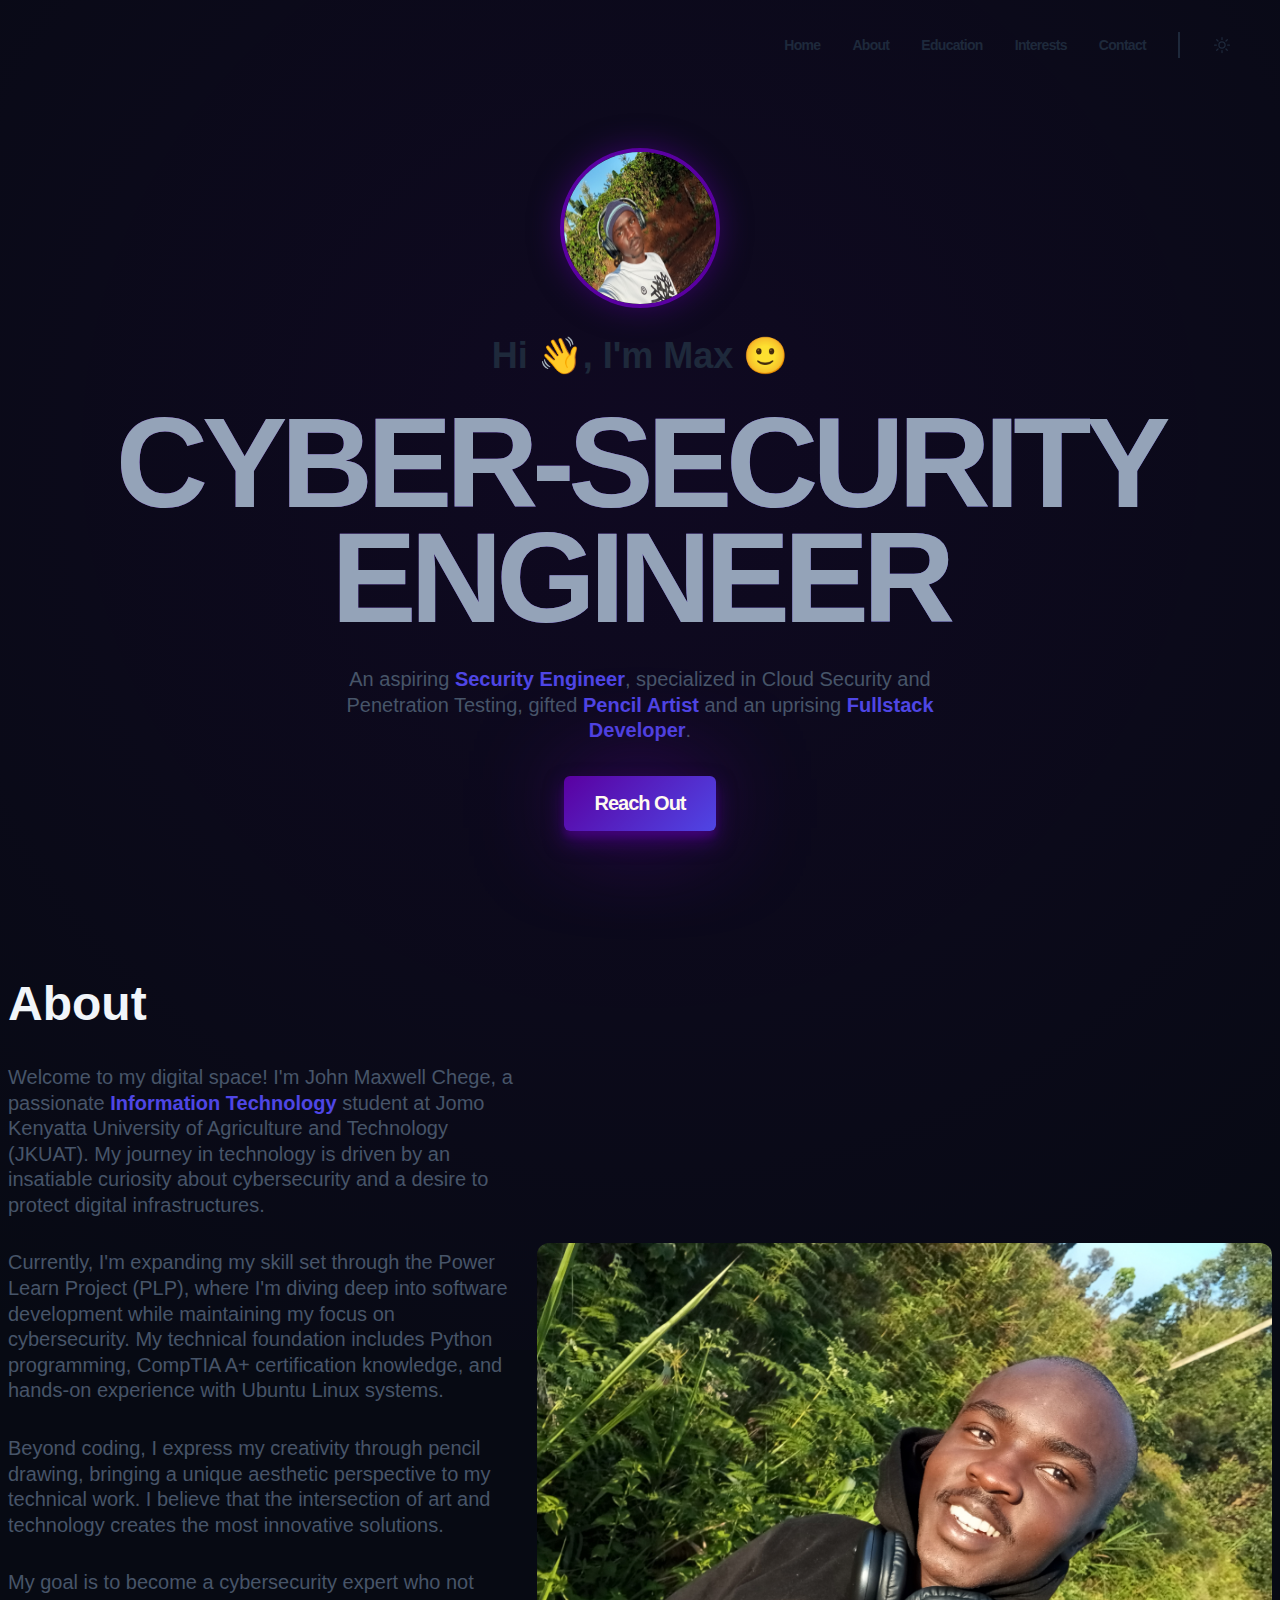
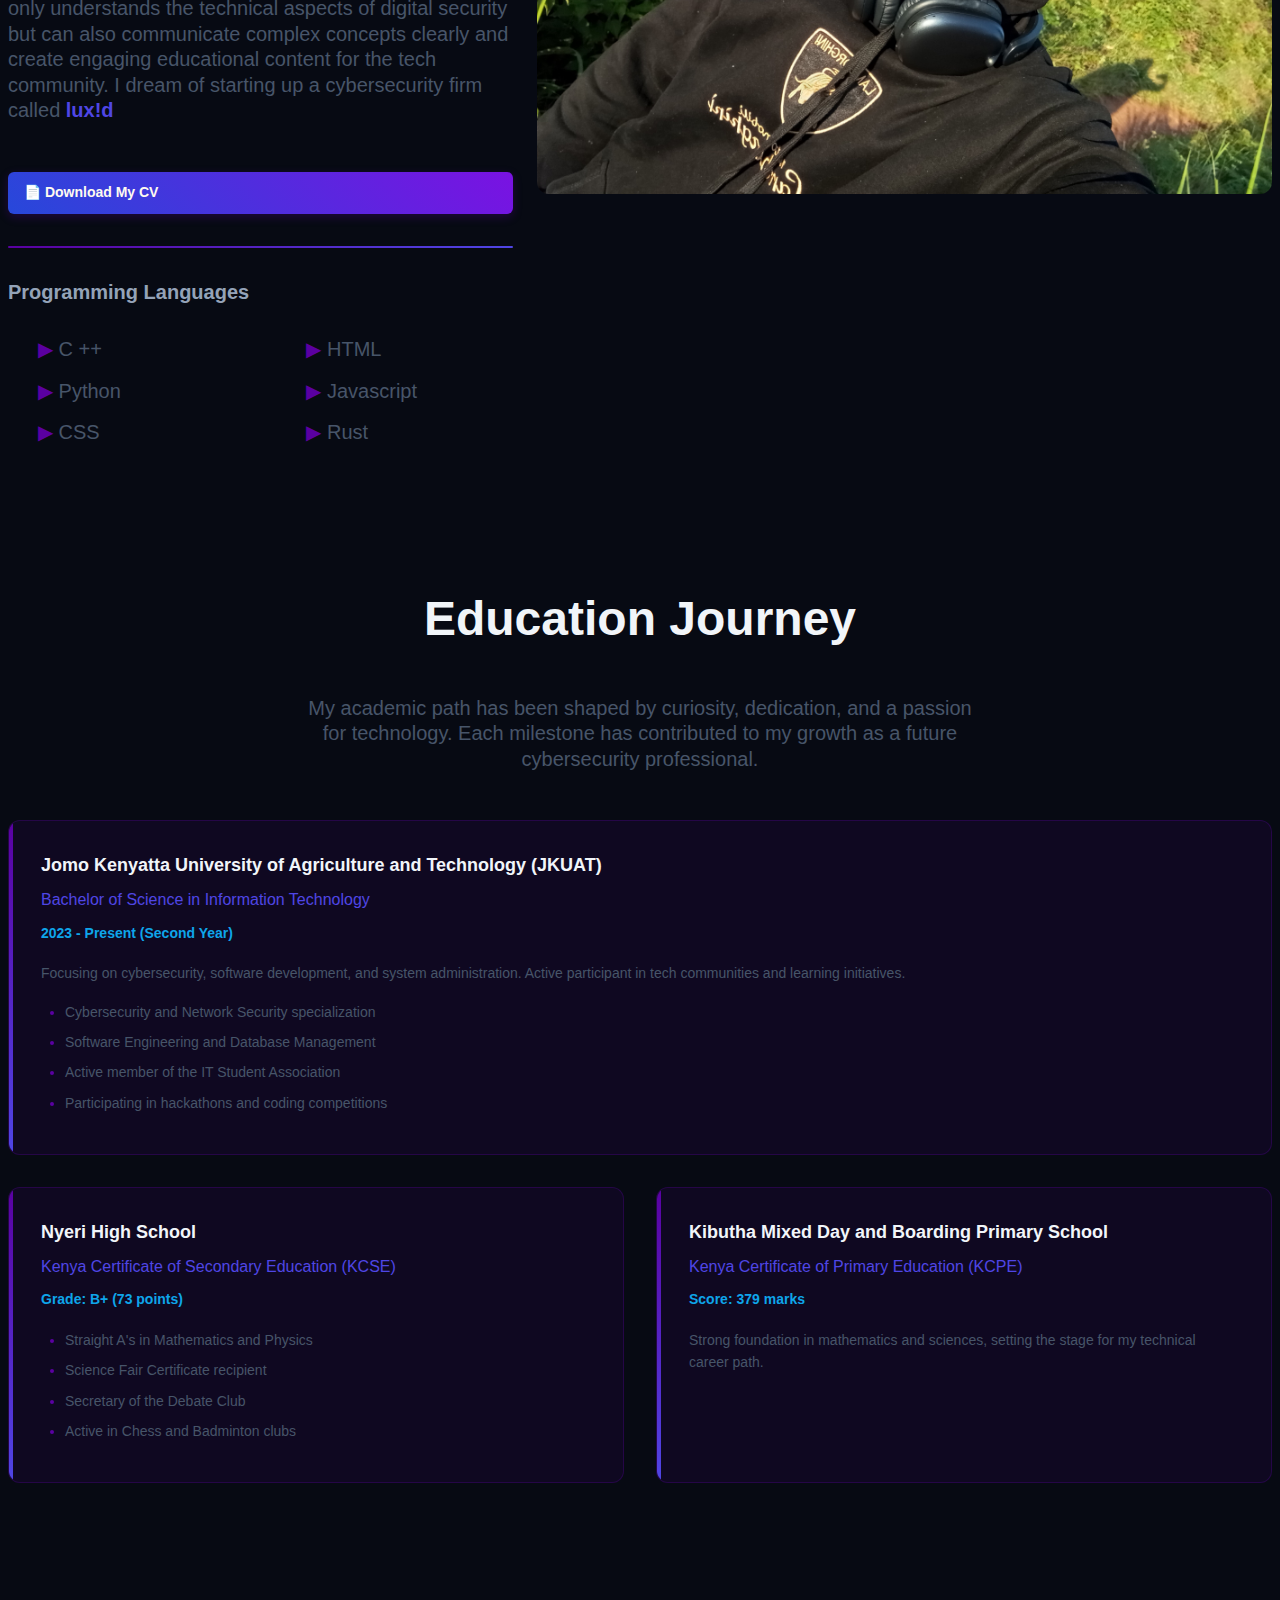
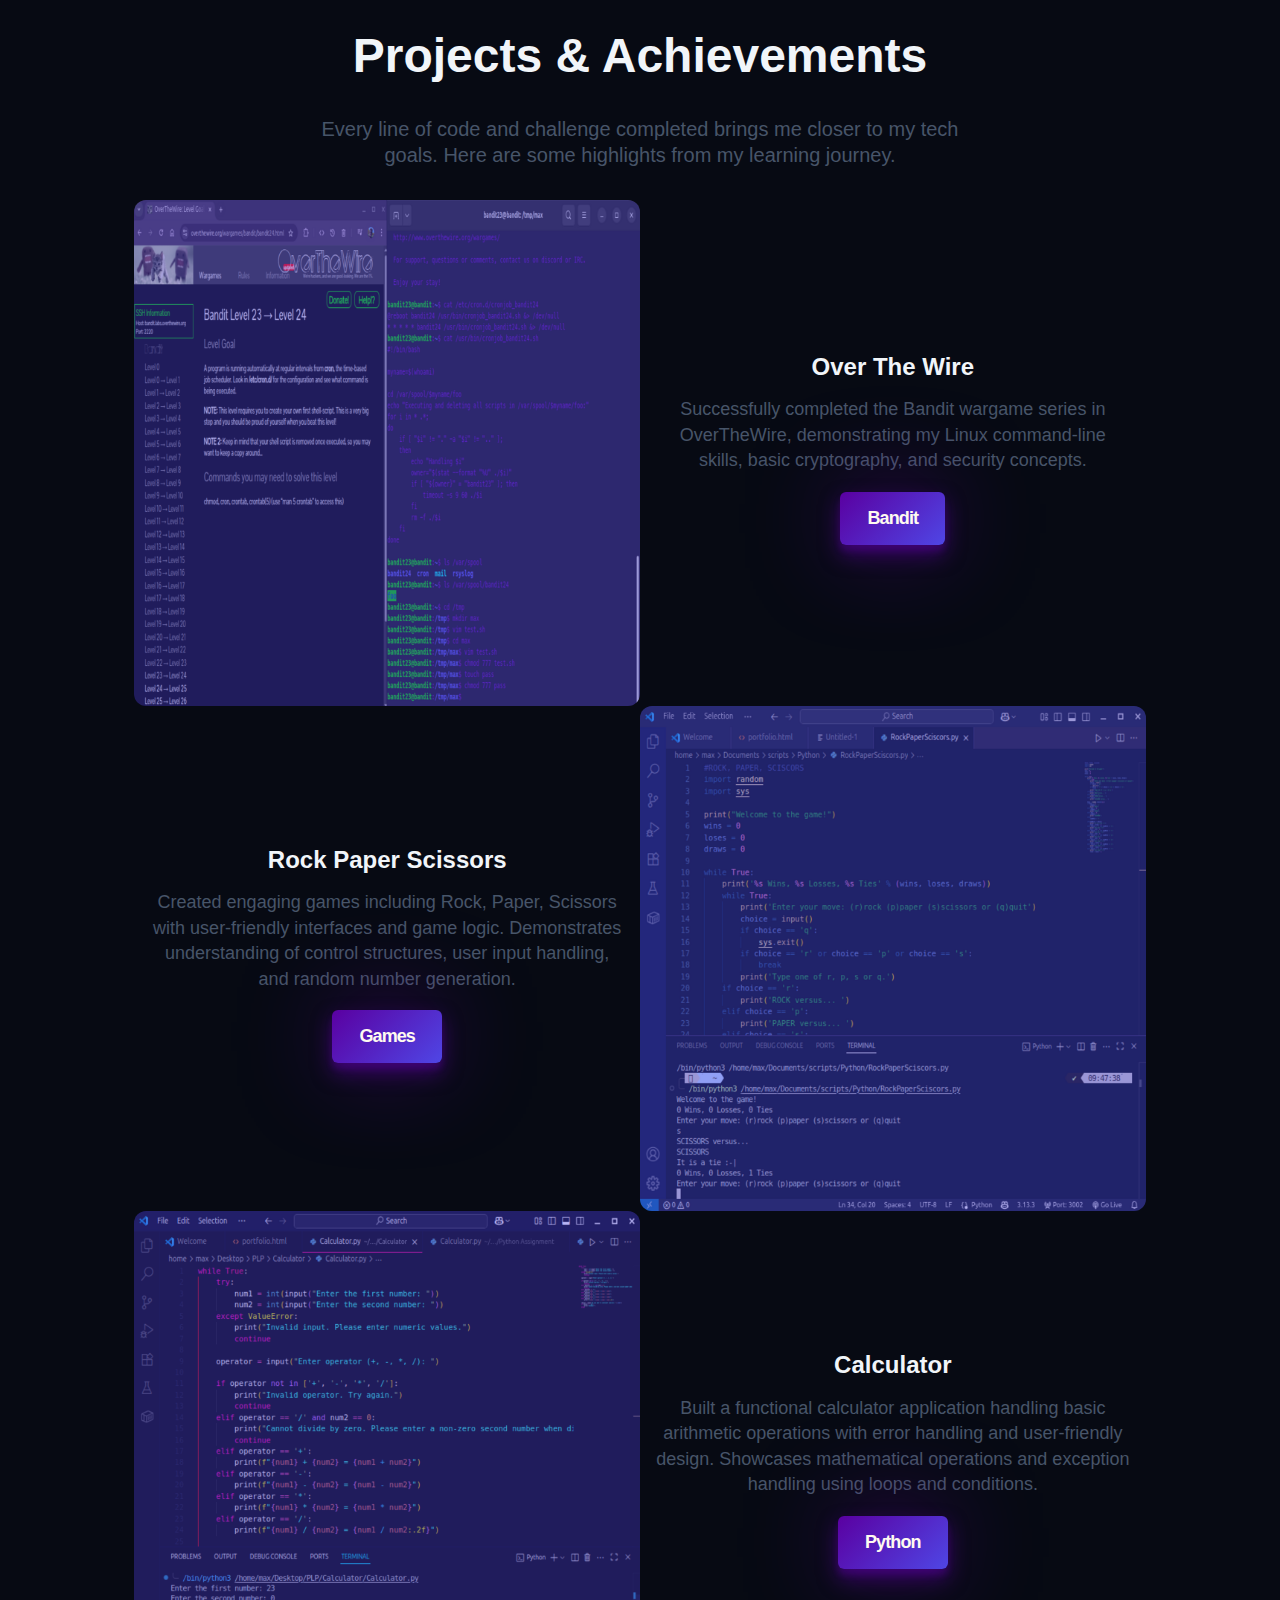
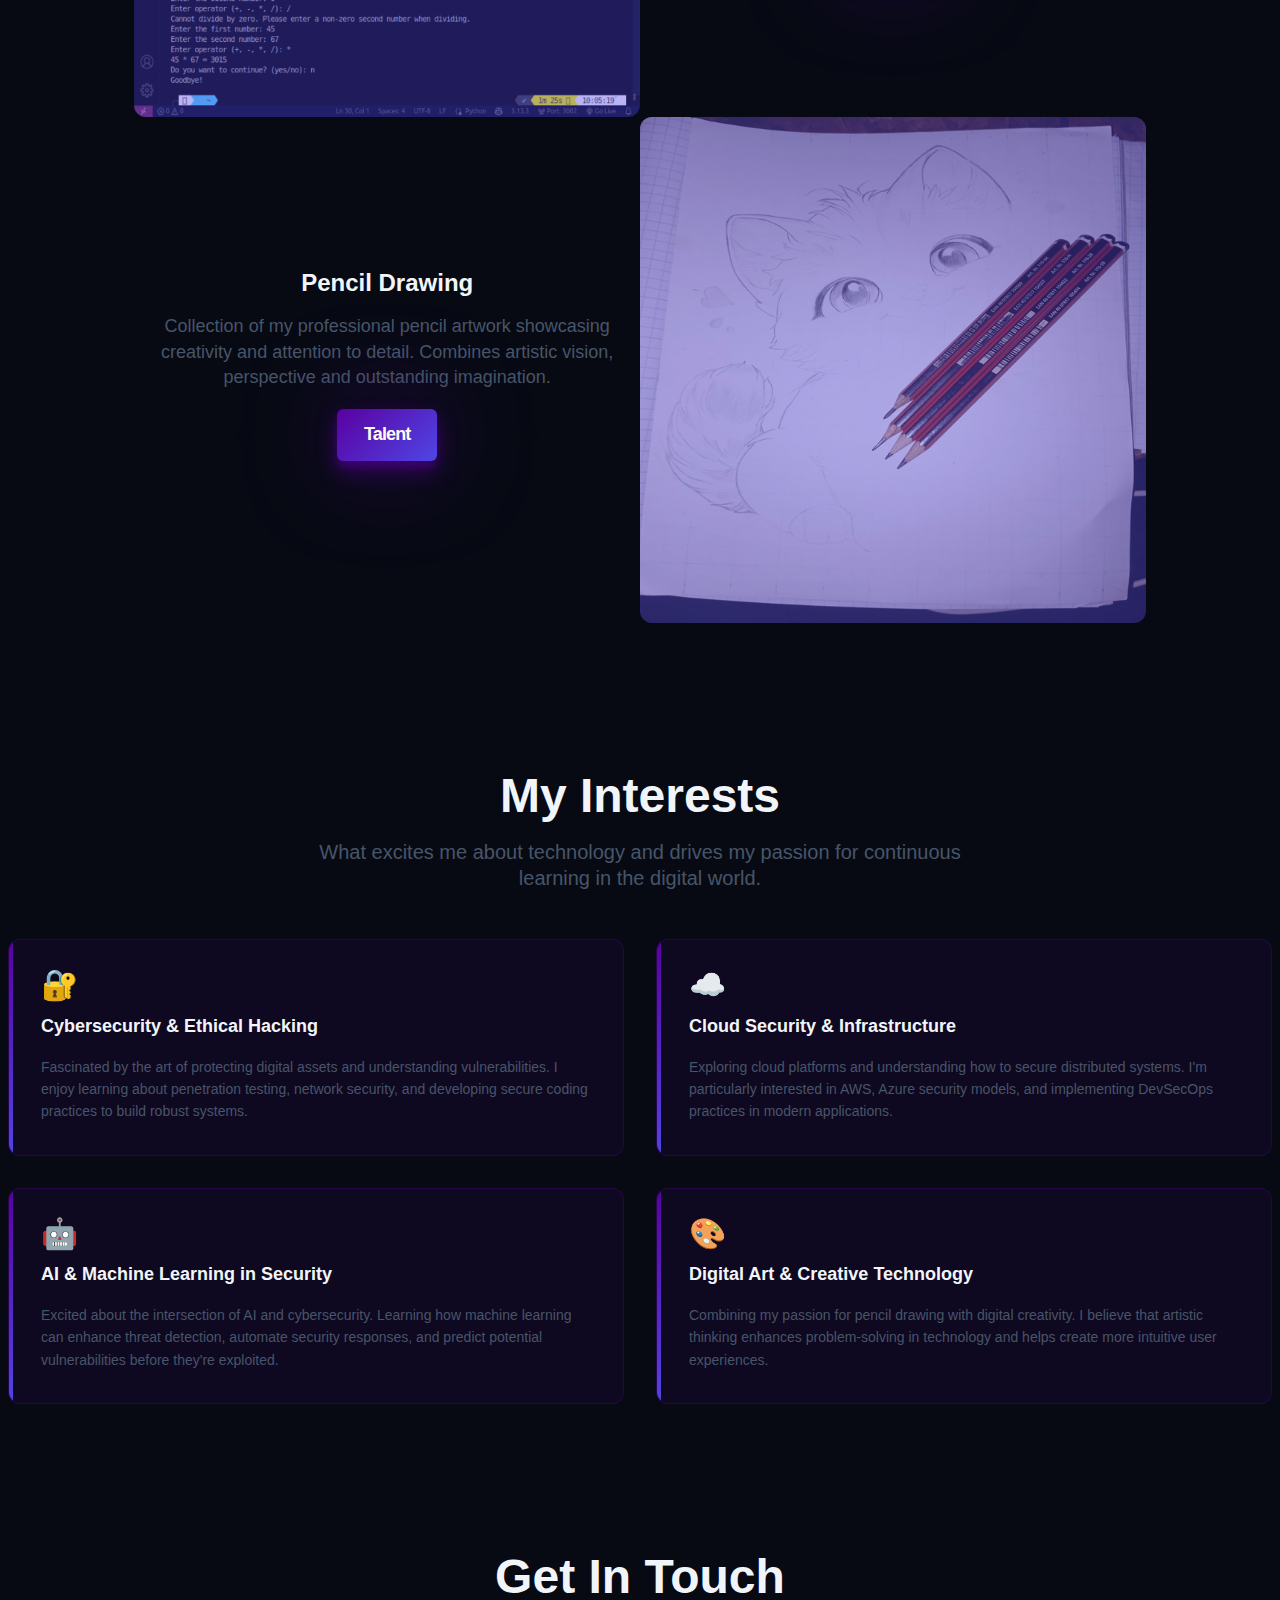
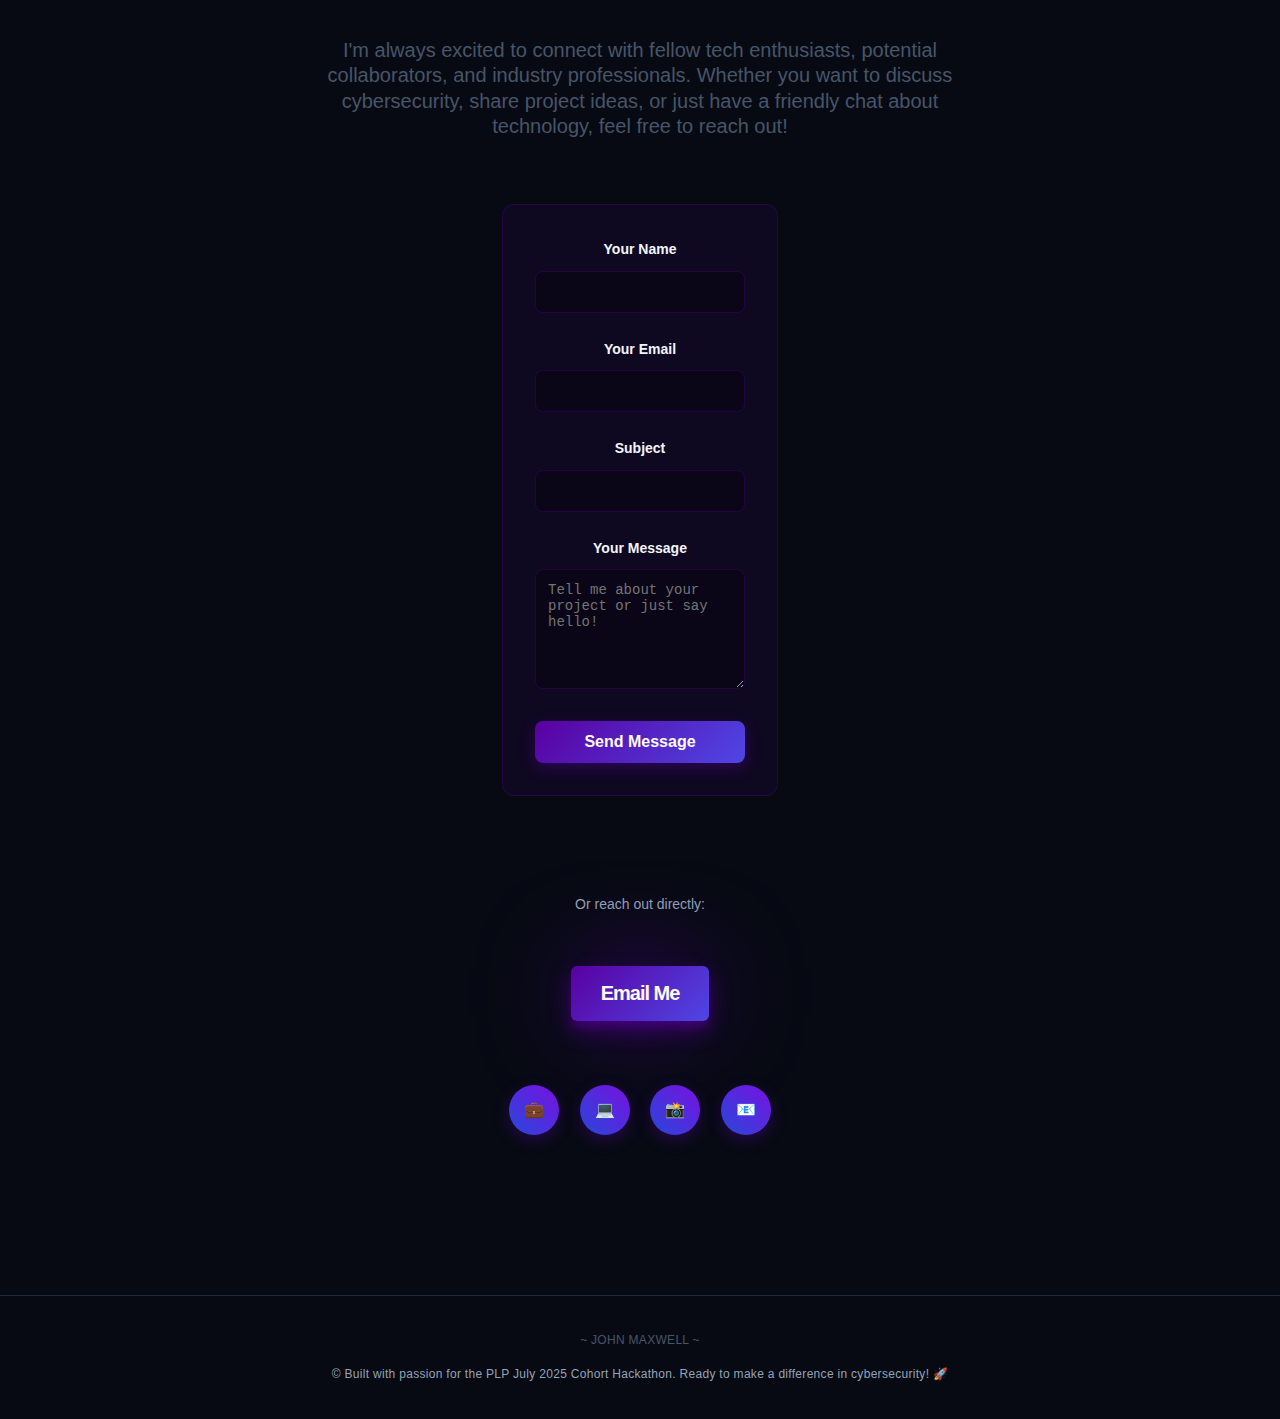
<file: index.html>
<!doctype html>
<html lang="en">
  <head>
    <meta charset="UTF-8" />
    <link rel="icon" type="image/svg+xml" href="/vite.svg" />
    <meta name="viewport" content="width=device-width, initial-scale=1.0" />
    <meta
      name="description"
      content="John Maxwell - Cybersecurity Engineer Portfolio"
    />
    <meta
      name="keywords"
      content="cybersecurity, penetration testing, cloud security, fullstack developer, portfolio"
    />
    <title>John Maxwell - Portfolio</title>
    <link rel="stylesheet" href="styles.css" />
  </head>
  <body>
    <header class="header container">
      <nav>
        <ul class="header-menu">
          <li>
            <a class="header-link" href="#home">Home</a>
          </li>
          <li>
            <a class="header-link" href="#about">About</a>
          </li>
          <li>
            <a class="header-link" href="#education">Education</a>
          </li>
          <li>
            <a class="header-link" href="#interests">Interests</a>
          </li>
          <li>
            <a class="header-link" href="#contact">Contact</a>
          </li>
          <li class="header-line"></li>
          <li>
            <button
              aria-label="theme-toggle btn"
              id="theme-toggle"
              class="header-sun"
            >
              <svg
                xmlns="http://www.w3.org/2000/svg"
                fill="none"
                viewBox="0 0 24 24"
                stroke-width="1.5"
                stroke="currentColor"
              >
                <path
                  stroke-linecap="round"
                  stroke-linejoin="round"
                  d="M12 3v2.25m6.364.386-1.591 1.591M21 12h-2.25m-.386 6.364-1.591-1.591M12 18.75V21m-4.773-4.227-1.591 1.591M5.25 12H3m4.227-4.773L5.636 5.636M15.75 12a3.75 3.75 0 1 1-7.5 0 3.75 3.75 0 0 1 7.5 0Z"
                />
              </svg>
            </button>
          </li>
        </ul>
        <button aria-label="mobile nav button" class="header-bars">
          <svg
            xmlns="http://www.w3.org/2000/svg"
            viewBox="0 0 24 24"
            fill="currentColor"
          >
            <path
              fill-rule="evenodd"
              d="M3 6.75A.75.75 0 0 1 3.75 6h16.5a.75.75 0 0 1 0 1.5H3.75A.75.75 0 0 1 3 6.75ZM3 12a.75.75 0 0 1 .75-.75h16.5a.75.75 0 0 1 0 1.5H3.75A.75.75 0 0 1 3 12Zm0 5.25a.75.75 0 0 1 .75-.75h16.5a.75.75 0 0 1 0 1.5H3.75a.75.75 0 0 1-.75-.75Z"
              clip-rule="evenodd"
            />
          </svg>
        </button>
        <button aria-label="mobile nav button" class="header__bars">
          <svg
            xmlns="http://www.w3.org/2000/svg"
            viewBox="0 0 24 24"
            fill="currentColor"
          >
            <path
              fill-rule="evenodd"
              d="M3 6.75A.75.75 0 013.75 6h16.5a.75.75 0 010 1.5H3.75A.75.75 0 013 6.75zM3 12a.75.75 0 01.75-.75h16.5a.75.75 0 010 1.5H3.75A.75.75 0 013 12zm0 5.25a.75.75 0 01.75-.75h16.5a.75.75 0 010 1.5H3.75a.75.75 0 01-.75-.75z"
              clip-rule="evenodd"
            />
          </svg>
        </button>
      </nav>
    </header>
    <div class="mobile-nav">
      <nav>
        <ul class="mobile-nav__menu">
          <li>
            <a class="mobile-nav__link" href="#home">Home</a>
          </li>
          <li>
            <a class="mobile-nav__link" href="#about">About</a>
          </li>
          <li>
            <a class="mobile-nav__link" href="#education">Education</a>
          </li>
          <li>
            <a class="mobile-nav__link" href="#intrests">Interests</a>
          </li>
          <li>
            <a class="mobile-nav__link" href="#contact">Contact</a>
          </li>
          <li class="mobile-nav__link-line"></li>
          <li>
            <button
              aria-label="theme-toggle btn"
              id="theme-toggle"
              class="mobile-nav__sun"
            >
              <svg
                xmlns="http://www.w3.org/2000/svg"
                viewBox="0 0 24 24"
                fill="currentColor"
              >
                <path
                  d="M12 2.25a.75.75 0 01.75.75v2.25a.75.75 0 01-1.5 0V3a.75.75 0 01.75-.75zM7.5 12a4.5 4.5 0 119 0 4.5 4.5 0 01-9 0zM18.894 6.166a.75.75 0 00-1.06-1.06l-1.591 1.59a.75.75 0 101.06 1.061l1.591-1.59zM21.75 12a.75.75 0 01-.75.75h-2.25a.75.75 0 010-1.5H21a.75.75 0 01.75.75zM17.834 18.894a.75.75 0 001.06-1.06l-1.59-1.591a.75.75 0 10-1.061 1.06l1.59 1.591zM12 18a.75.75 0 01.75.75V21a.75.75 0 01-1.5 0v-2.25A.75.75 0 0112 18zM7.758 17.303a.75.75 0 00-1.061-1.06l-1.591 1.59a.75.75 0 001.06 1.061l1.591-1.59zM6 12a.75.75 0 01-.75.75H3a.75.75 0 010-1.5h2.25A.75.75 0 016 12zM6.697 7.757a.75.75 0 001.06-1.06l-1.59-1.591a.75.75 0 00-1.061 1.06l1.59 1.591z"
                />
              </svg>
            </button>
          </li>
          <li>
            <a class="mobile-nav__btn btn" href="./cv.docx">Download CV</a>
          </li>
        </ul>
      </nav>
    </div>
    <main>
      <section id="home" class="hero container">
        <img
          class="hero-img"
          src="./images/IMG_20250608_174429.jpg"
          alt="Profile Picture"
        />
        <h2 class="hero-subtitle">Hi 👋, I'm Max 🙂</h2>
        <h1 class="hero-title">
          Cyber-Security <br />
          Engineer
        </h1>
        <p class="hero-description">
          An aspiring <strong>Security Engineer</strong>, specialized in Cloud
          Security and Penetration Testing, gifted
          <strong>Pencil Artist</strong> and an uprising
          <strong>Fullstack Developer</strong>.
        </p>
        <a class="hero-btn btn" href="#contact">Reach Out</a>
      </section>

      <section id="about" class="about container section">
        <div class="about-content">
          <h2 class="about-title">About</h2>
          <p class="about-description">
            Welcome to my digital space! I'm John Maxwell Chege, a passionate
            <strong>Information Technology</strong> student at Jomo Kenyatta
            University of Agriculture and Technology (JKUAT). My journey in
            technology is driven by an insatiable curiosity about cybersecurity
            and a desire to protect digital infrastructures.
          </p>
          <p class="about-description">
            Currently, I'm expanding my skill set through the Power Learn
            Project (PLP), where I'm diving deep into software development while
            maintaining my focus on cybersecurity. My technical foundation
            includes Python programming, CompTIA A+ certification knowledge, and
            hands-on experience with Ubuntu Linux systems.
          </p>
          <p class="about-description">
            Beyond coding, I express my creativity through pencil drawing,
            bringing a unique aesthetic perspective to my technical work. I
            believe that the intersection of art and technology creates the most
            innovative solutions.
          </p>
          <p class="about-description">
            My goal is to become a cybersecurity expert who not only understands
            the technical aspects of digital security but can also communicate
            complex concepts clearly and create engaging educational content for
            the tech community. I dream of starting up a cybersecurity firm
            called
            <strong>lux!d</strong>
          </p>
          <a href="./cv.docx" target="_blank" class="cv-download" download>
            📄 Download My CV
          </a>
          <hr class="about-hr" />
          <h3 class="about-subtitle">Programming Languages</h3>
          <div class="about-ul-container">
            <ul class="about-ul">
              <li class="about-list">C ++</li>
              <li class="about-list">Python</li>
              <li class="about-list">CSS</li>
            </ul>
            <ul class="about-ul">
              <li class="about-list">HTML</li>
              <li class="about-list">Javascript</li>
              <li class="about-list">Rust</li>
            </ul>
          </div>
        </div>
        <div class="about-image-wrapper">
          <img
            class="about-image"
            src="./images/profile.jpg"
            alt="John Maxwell Profile Picture"
          />
        </div>
      </section>

      <section id="education" class="education container section">
        <h2 class="education-title">Education Journey</h2>
        <p class="education-description">
          My academic path has been shaped by curiosity, dedication, and a
          passion for technology. Each milestone has contributed to my growth as
          a future cybersecurity professional.
        </p>
        <div class="education-container">
          <div class="education-item">
            <h3 class="education-institution">
              Jomo Kenyatta University of Agriculture and Technology (JKUAT)
            </h3>
            <h4 class="education-degree">
              Bachelor of Science in Information Technology
            </h4>
            <p class="education-period">2023 - Present (Second Year)</p>
            <div class="education-details">
              <p>
                Focusing on cybersecurity, software development, and system
                administration. Active participant in tech communities and
                learning initiatives.
              </p>
              <ul>
                <li>Cybersecurity and Network Security specialization</li>
                <li>Software Engineering and Database Management</li>
                <li>Active member of the IT Student Association</li>
                <li>Participating in hackathons and coding competitions</li>
              </ul>
            </div>
          </div>

          <div class="education-item">
            <h3 class="education-institution">Nyeri High School</h3>
            <h4 class="education-degree">
              Kenya Certificate of Secondary Education (KCSE)
            </h4>
            <p class="education-period">Grade: B+ (73 points)</p>
            <div class="education-details">
              <ul>
                <li>Straight A's in Mathematics and Physics</li>
                <li>Science Fair Certificate recipient</li>
                <li>Secretary of the Debate Club</li>
                <li>Active in Chess and Badminton clubs</li>
              </ul>
            </div>
          </div>

          <div class="education-item">
            <h3 class="education-institution">
              Kibutha Mixed Day and Boarding Primary School
            </h3>
            <h4 class="education-degree">
              Kenya Certificate of Primary Education (KCPE)
            </h4>
            <p class="education-period">Score: 379 marks</p>
            <div class="education-details">
              <p>
                Strong foundation in mathematics and sciences, setting the stage
                for my technical career path.
              </p>
            </div>
          </div>
        </div>
      </section>

      <section id="projects" class="work container section">
        <h2 class="work-title">Projects & Achievements</h2>
        <p class="work-description">
          Every line of code and challenge completed brings me closer to my tech
          goals. Here are some highlights from my learning journey.
        </p>
        <div class="work-container">
          <!--Project 1-->
          <h3 class="work-project-title">🏆 Bandit OTW</h3>
          <div class="work-image-wrapper work-image1">
            <img
              src="./images/Bandit.png"
              alt="Bandit wargames achievement"
            />
          </div>
          <div class="work-project work-content1">
            <h3 class="work-project-subtitle">Over The Wire</h3>
            <p class="work-project-description">
              Successfully completed the Bandit wargame series in OverTheWire,
              demonstrating my Linux command-line skills, basic cryptography,
              and security concepts.
            </p>
            <a
              class="btn work-project-btn"
              href="https://overthewire.org/wargames/bandit/"
              target="_blank"
              >Bandit</a
            >
          </div>
          <!--Project 2-->
          <h3 class="work-project-title">🎮 Python Games</h3>
          <div class="work-image-wrapper work-image2">
            <img
              src="./images/RPS-Game.png"
              alt="Rock Paper Scissors game code"
            />
          </div>
          <div class="work-project work-content2">
            <h3 class="work-project-subtitle">Rock Paper Scissors</h3>
            <p class="work-project-description">
              Created engaging games including Rock, Paper, Scissors with
              user-friendly interfaces and game logic. Demonstrates
              understanding of control structures, user input handling, and
              random number generation.
            </p>
            <a
              class="btn work-project-btn"
              href="https://github.com/c-johnmaxwell/Games"
              target="_blank"
              >Games</a
            >
          </div>
          <!--Project 3-->
          <h3 class="work-project-title">🧮 Python Calculator</h3>
          <div class="work-image-wrapper work-image3">
            <img
              src="./images/Calc.png"
              alt="Python calculator application"
            />
          </div>
          <div class="work-project work-content3">
            <h3 class="work-project-subtitle">Calculator</h3>
            <p class="work-project-description">
              Built a functional calculator application handling basic
              arithmetic operations with error handling and user-friendly
              design. Showcases mathematical operations and exception handling
              using loops and conditions.
            </p>
            <a
              class="btn work-project-btn"
              href="https://github.com/c-johnmaxwell/Calculator"
              target="_blank"
              >Python</a
            >
          </div>
          <!--Project 4-->
          <h3 class="work-project-title">✏️ Pencil Art</h3>
          <div class="work-image-wrapper work-image4">
            <img
              src="./images/Drawing.jpg"
              alt="Professional pencil drawing artwork"
            />
          </div>
          <div class="work-project work-content4">
            <h3 class="work-project-subtitle">Pencil Drawing</h3>
            <p class="work-project-description">
              Collection of my professional pencil artwork showcasing creativity
              and attention to detail. Combines artistic vision, perspective and
              outstanding imagination.
            </p>
            <a
              class="btn work-project-btn"
              href="https://www.instagram.com/p/DM5wGPaIsATCa4SeW2eVtgHEXYtExhlPIgOGfg0/?img_index=3"
              target="_blank"
              >Talent</a
            >
          </div>
        </div>
      </section>

      <section id="intrests" class="interests container section">
        <h2 class="interests-title">My Interests</h2>
        <p class="interests-description">
          What excites me about technology and drives my passion for continuous
          learning in the digital world.
        </p>
        <div class="interests-container">
          <div class="interest-item">
            <span class="interest-icon">🔐</span>
            <h3 class="interest-title">Cybersecurity & Ethical Hacking</h3>
            <p class="interest-description">
              Fascinated by the art of protecting digital assets and
              understanding vulnerabilities. I enjoy learning about penetration
              testing, network security, and developing secure coding practices
              to build robust systems.
            </p>
          </div>

          <div class="interest-item">
            <span class="interest-icon">☁️</span>
            <h3 class="interest-title">Cloud Security & Infrastructure</h3>
            <p class="interest-description">
              Exploring cloud platforms and understanding how to secure
              distributed systems. I'm particularly interested in AWS, Azure
              security models, and implementing DevSecOps practices in modern
              applications.
            </p>
          </div>

          <div class="interest-item">
            <span class="interest-icon">🤖</span>
            <h3 class="interest-title">AI & Machine Learning in Security</h3>
            <p class="interest-description">
              Excited about the intersection of AI and cybersecurity. Learning
              how machine learning can enhance threat detection, automate
              security responses, and predict potential vulnerabilities before
              they're exploited.
            </p>
          </div>

          <div class="interest-item">
            <span class="interest-icon">🎨</span>
            <h3 class="interest-title">Digital Art & Creative Technology</h3>
            <p class="interest-description">
              Combining my passion for pencil drawing with digital creativity. I
              believe that artistic thinking enhances problem-solving in
              technology and helps create more intuitive user experiences.
            </p>
          </div>
        </div>
      </section>

      <section id="contact" class="contact container section">
        <h2 class="contact-title">Get In Touch</h2>
        <p class="contact-description">
          I'm always excited to connect with fellow tech enthusiasts, potential
          collaborators, and industry professionals. Whether you want to discuss
          cybersecurity, share project ideas, or just have a friendly chat about
          technology, feel free to reach out!
        </p>

        <form
          class="contact-form"
          action="https://formsubmit.co/c.johnmaxwell.m@gmail.com"
          method="POST" 
          target="_blank"
        >
          <div class="form-group">
            <label for="name" class="form-label">Your Name</label>
            <input
              type="text"
              id="name"
              name="name"
              class="form-input"
              required
            />
          </div>

          <div class="form-group">
            <label for="email" class="form-label">Your Email</label>
            <input
              type="email"
              id="email"
              name="email"
              class="form-input"
              required
            />
          </div>

          <div class="form-group">
            <label for="subject" class="form-label">Subject</label>
            <input
              type="text"
              id="subject"
              name="subject"
              class="form-input"
              required
            />
          </div>

          <div class="form-group">
            <label for="message" class="form-label">Your Message</label>
            <textarea
              id="message"
              name="message"
              class="form-textarea"
              required
              placeholder="Tell me about your project or just say hello!"
            ></textarea>
          </div>

          <button type="submit" class="form-submit">Send Message</button>
        </form>

        <p
          style="
            margin: 2rem 0 1rem;
            color: var(--clr-slate400);
            font-size: var(--size-sm);
          "
        >
          Or reach out directly:
        </p>
        <a
          class="contact-btn btn"
          href="mailto:c.johnmaxwell.m@gmail.com"
          target="_blank"
          >Email Me</a
        >

        <div style="margin-top: 2rem">
          <a
            href="https://www.linkedin.com/in/john-maxwell-71baa6324"
            target="_blank"
            class="social-link"
            aria-label="LinkedIn Profile"
            >💼</a
          >
          <a
            href="https://github.com/c-johnmaxwell"
            target="_blank"
            class="social-link"
            aria-label="GitHub Profile"
            >💻</a
          >
          <a
            href="https://www.instagram.com/j._.maxx"
            target="_blank"
            class="social-link"
            aria-label="Instagram Profile"
            >📸</a
          >
          <a
            href="mailto:c.johnmaxwell.m@gmail.com"
            target="_blank"
            class="social-link"
            aria-label="Email Contact"
            >📧</a
          >
        </div>
      </section>
    </main>

    <footer class="footer container section">
      <h3 class="footer-title">~ John Maxwell ~</h3>
      <p class="footer-description">
        &copy; Built with passion for the PLP July 2025 Cohort Hackathon. Ready
        to make a difference in cybersecurity! 🚀
      </p>
    </footer>
  </body>
</html>
</file>
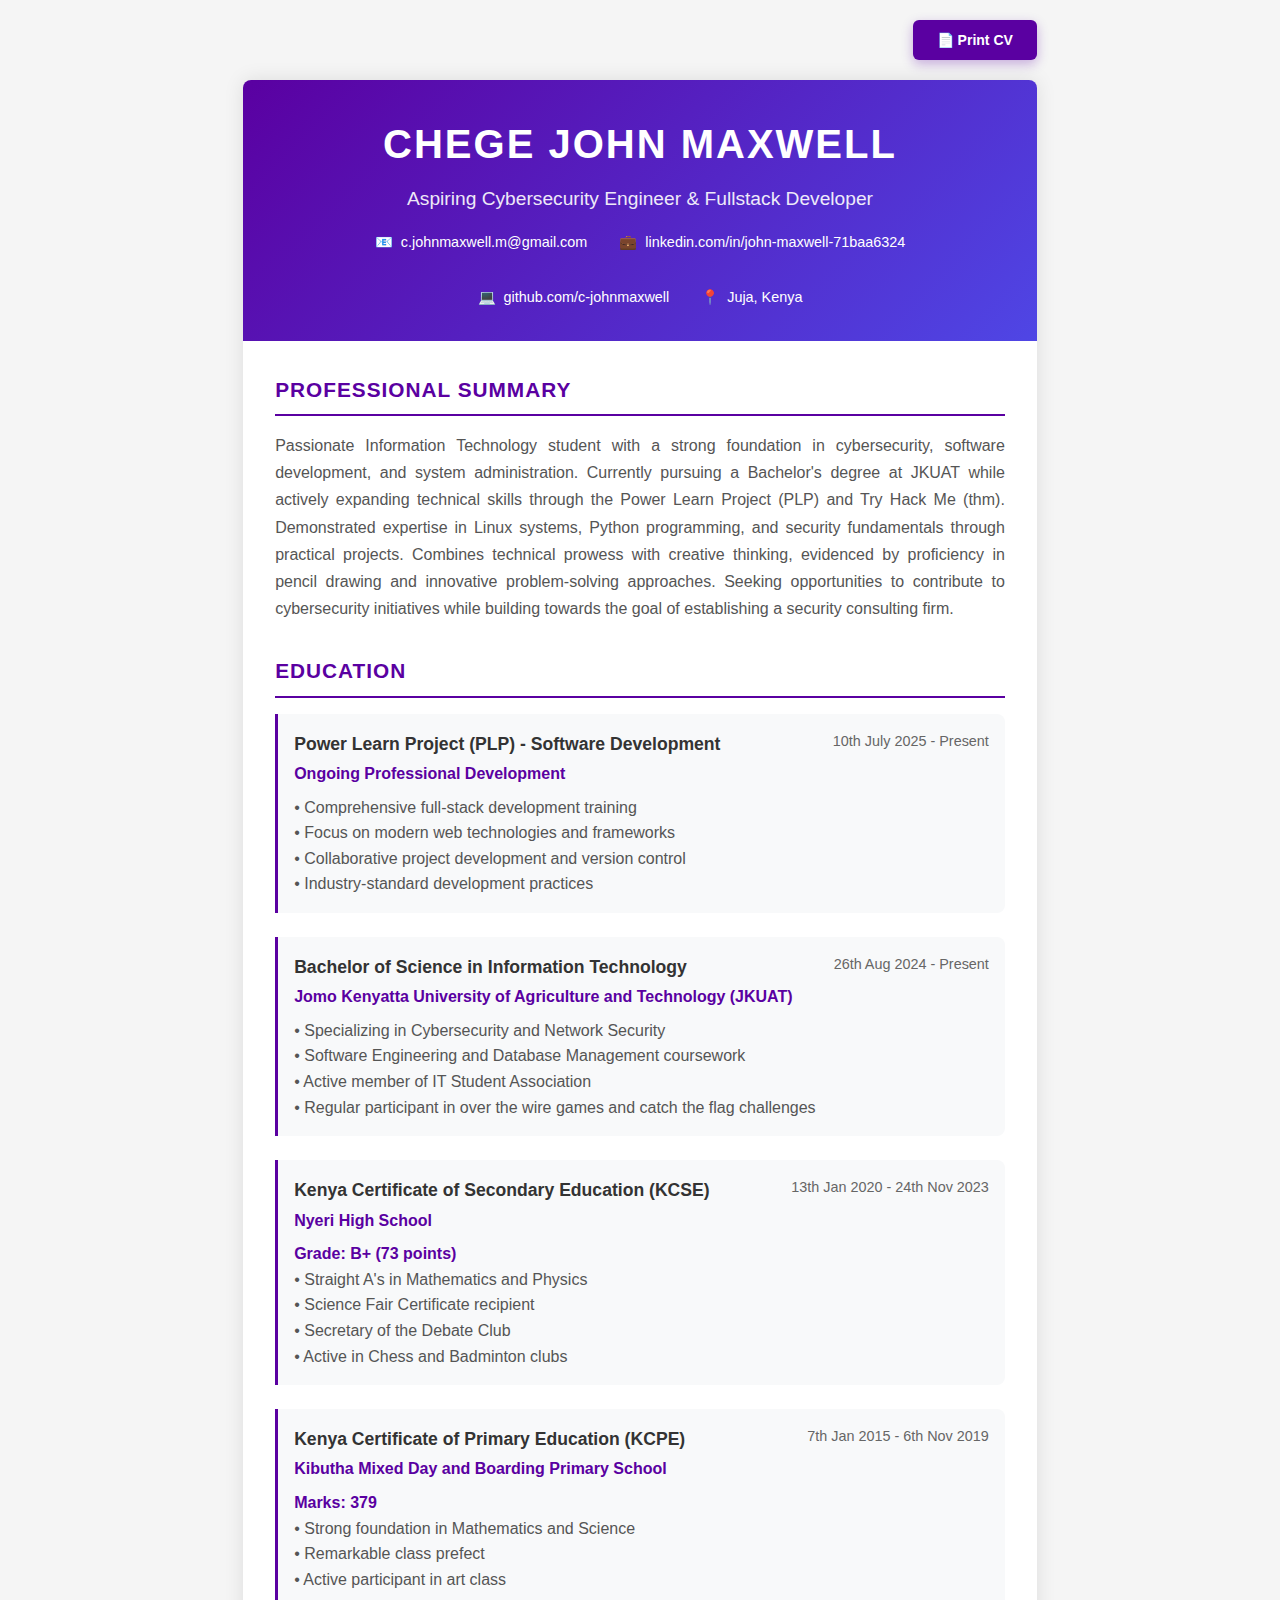
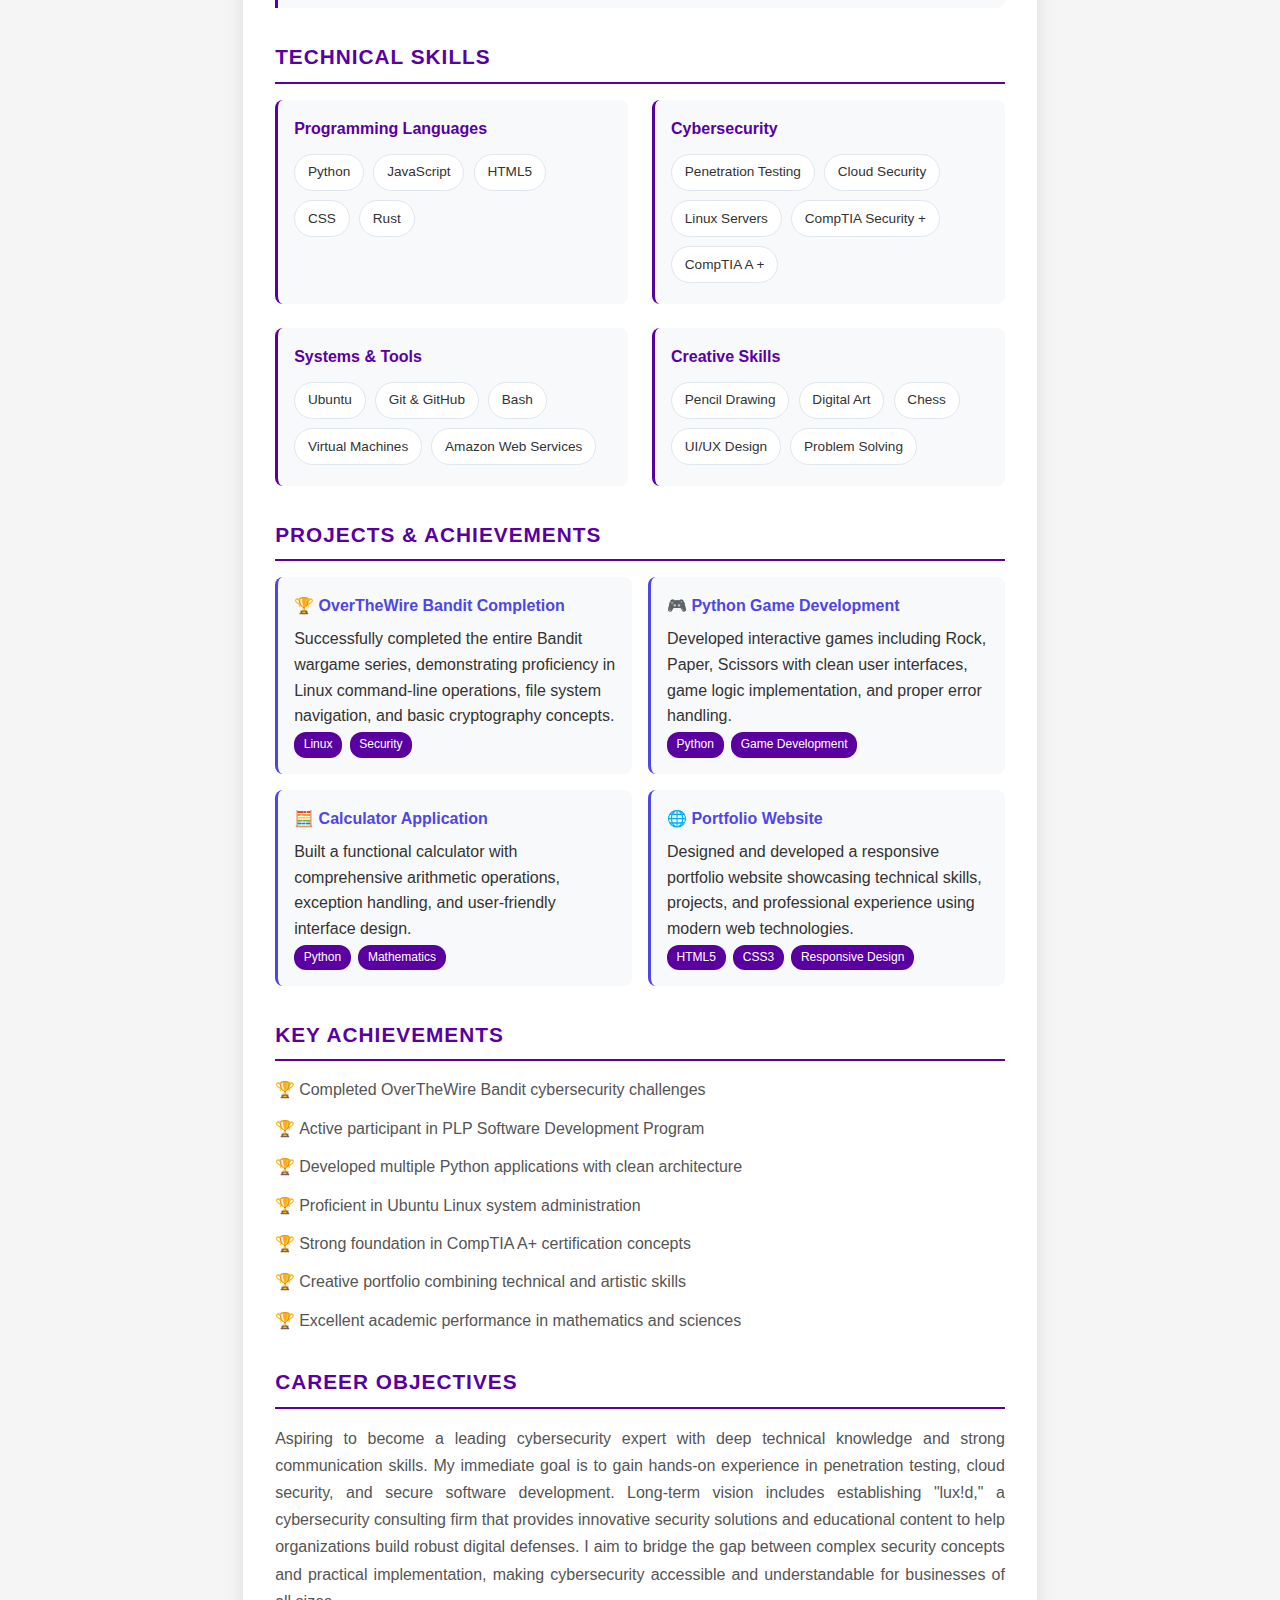
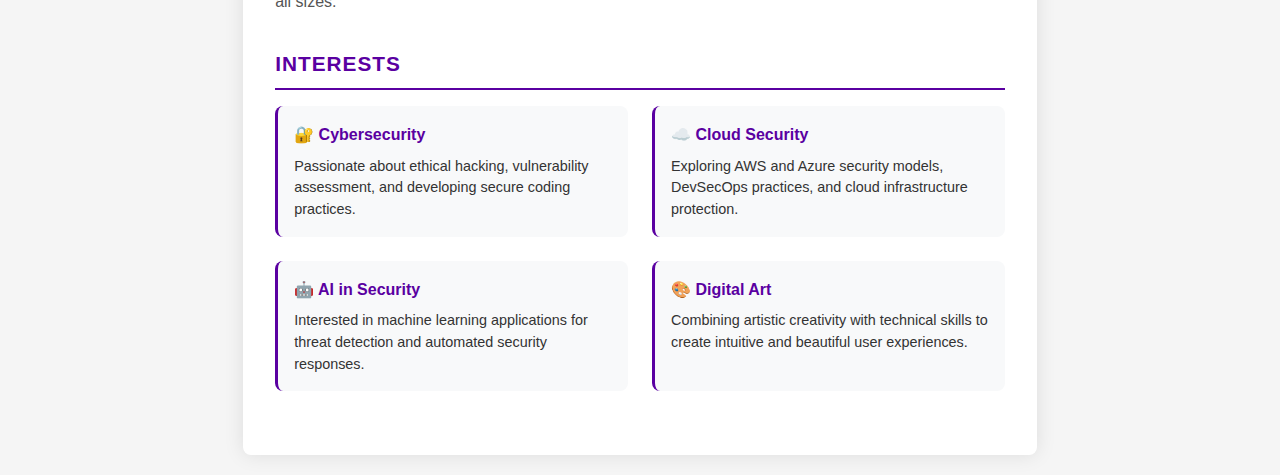
<file: cv.html>
<!DOCTYPE html>
<html lang="en">
<head>
    <meta charset="UTF-8">
    <meta name="viewport" content="width=device-width, initial-scale=1.0">
    <title>John Maxwell Chege - CV</title>
    <style>
        * {
            margin: 0;
            padding: 0;
            box-sizing: border-box;
        }

        body {
            font-family: 'Arial', sans-serif;
            line-height: 1.6;
            color: #333;
            background: #f5f5f5;
            padding: 20px;
        }

        .print-controls {
            max-width: 210mm;
            margin: 0 auto 20px auto;
            text-align: right;
        }

        .print-btn {
            background: #5a00a1;
            color: white;
            border: none;
            padding: 12px 24px;
            border-radius: 6px;
            cursor: pointer;
            font-weight: bold;
            box-shadow: 0 4px 12px rgba(90, 0, 161, 0.3);
            transition: all 0.3s ease;
            font-size: 14px;
        }

        .print-btn:hover {
            background: #4f46e5;
            transform: translateY(-2px);
        }

        .cv-container {
            background: white;
            box-shadow: 0 0 20px rgba(0,0,0,0.1);
            border-radius: 8px;
            overflow: hidden;
            max-width: 210mm;
            margin: 0 auto;
        }

        .header {
            background: linear-gradient(135deg, #5a00a1, #4f46e5);
            color: white;
            padding: 2rem;
            text-align: center;
        }

        .name {
            font-size: 2.5rem;
            font-weight: bold;
            margin-bottom: 0.5rem;
            letter-spacing: 2px;
        }

        .title {
            font-size: 1.2rem;
            opacity: 0.9;
            margin-bottom: 1rem;
        }

        .contact-info {
            display: flex;
            justify-content: center;
            gap: 2rem;
            flex-wrap: wrap;
            font-size: 0.9rem;
        }

        .contact-item {
            display: flex;
            align-items: center;
            gap: 0.5rem;
        }

        .content {
            padding: 2rem;
        }

        .section {
            margin-bottom: 2rem;
        }

        .section-title {
            font-size: 1.3rem;
            color: #5a00a1;
            border-bottom: 2px solid #5a00a1;
            padding-bottom: 0.5rem;
            margin-bottom: 1rem;
            text-transform: uppercase;
            letter-spacing: 1px;
            font-weight: bold;
        }

        .profile-summary {
            font-size: 1rem;
            line-height: 1.7;
            color: #555;
            text-align: justify;
        }

        .experience-item,
        .education-item {
            margin-bottom: 1.5rem;
            padding: 1rem;
            border-left: 3px solid #5a00a1;
            background: #f8f9fa;
            border-radius: 0 8px 8px 0;
        }

        .item-header {
            display: flex;
            justify-content: space-between;
            align-items: flex-start;
            margin-bottom: 0.5rem;
            flex-wrap: wrap;
        }

        .position {
            font-size: 1.1rem;
            font-weight: bold;
            color: #333;
        }

        .company {
            font-weight: 600;
            color: #5a00a1;
            margin-top: 0.2rem;
        }

        .date {
            color: #666;
            font-size: 0.9rem;
            font-weight: 500;
            white-space: nowrap;
        }

        .description {
            color: #555;
            line-height: 1.6;
        }

        .skills-container {
            display: grid;
            grid-template-columns: repeat(auto-fit, minmax(250px, 1fr));
            gap: 1.5rem;
        }

        .skill-category {
            background: #f8f9fa;
            padding: 1rem;
            border-radius: 8px;
            border-left: 3px solid #5a00a1;
        }

        .skill-category h4 {
            color: #5a00a1;
            margin-bottom: 0.5rem;
            font-size: 1rem;
            font-weight: bold;
        }

        .skill-list {
            list-style: none;
        }

        .skill-item {
            background: white;
            margin: 0.3rem 0.3rem 0.3rem 0;
            padding: 0.4rem 0.8rem;
            border-radius: 20px;
            display: inline-block;
            font-size: 0.85rem;
            border: 1px solid #e0e6ed;
            transition: all 0.2s ease;
        }

        .skill-item:hover {
            background: #5a00a1;
            color: white;
            transform: translateY(-1px);
        }

        .achievements {
            list-style: none;
        }

        .achievement-item {
            margin-bottom: 0.8rem;
            padding-left: 1.5rem;
            position: relative;
            color: #555;
        }

        .achievement-item::before {
            content: "🏆";
            position: absolute;
            left: 0;
            top: 0;
        }

        .projects {
            display: grid;
            grid-template-columns: repeat(auto-fit, minmax(300px, 1fr));
            gap: 1rem;
        }

        .project {
            background: #f8f9fa;
            padding: 1rem;
            border-radius: 8px;
            border-left: 3px solid #4f46e5;
            transition: transform 0.2s ease, box-shadow 0.2s ease;
        }

        .project:hover {
            transform: translateY(-2px);
            box-shadow: 0 4px 12px rgba(0,0,0,0.1);
        }

        .project h4 {
            color: #4f46e5;
            margin-bottom: 0.5rem;
            font-weight: bold;
        }

        .project-tech {
            background: #5a00a1;
            color: white;
            padding: 0.2rem 0.6rem;
            border-radius: 12px;
            font-size: 0.75rem;
            display: inline-block;
            margin: 0.2rem 0.2rem 0 0;
        }

        @media print {
            body {
                margin: 0;
                padding: 0;
                background: white;
            }
            
            .print-controls {
                display: none;
            }
            
            .cv-container {
                box-shadow: none;
                border-radius: 0;
                max-width: none;
            }
            
            .section {
                page-break-inside: avoid;
                break-inside: avoid;
            }
            
            .education-item,
            .project {
                page-break-inside: avoid;
                break-inside: avoid;
            }
            
            .header {
                background: #5a00a1;
            }
            
            .skill-item:hover,
            .project:hover {
                transform: none;
                box-shadow: none;
            }
        }

        @media (max-width: 768px) {
            body {
                padding: 10px;
            }
            
            .print-controls {
                margin-bottom: 15px;
            }
            
            .header {
                padding: 1.5rem;
            }
            
            .name {
                font-size: 2rem;
            }
            
            .contact-info {
                flex-direction: column;
                gap: 0.5rem;
            }
            
            .content {
                padding: 1.5rem;
            }
            
            .item-header {
                flex-direction: column;
                align-items: flex-start;
            }
            
            .date {
                margin-top: 0.3rem;
            }
            
            .skills-container {
                grid-template-columns: 1fr;
            }
            
            .projects {
                grid-template-columns: 1fr;
            }
        }

        @media (max-width: 480px) {
            .header {
                padding: 1rem;
            }
            
            .name {
                font-size: 1.8rem;
                letter-spacing: 1px;
            }
            
            .content {
                padding: 1rem;
            }
            
            .section-title {
                font-size: 1.1rem;
            }
        }
    </style>
</head>
<body>
    <div class="print-controls">
        <button class="print-btn" onclick="window.print()">📄 Print CV</button>
    </div>
    
    <div class="cv-container">
        <header class="header">
            <h1 class="name">CHEGE JOHN MAXWELL</h1>
            <p class="title">Aspiring Cybersecurity Engineer & Fullstack Developer</p>
            <div class="contact-info">
                <div class="contact-item">
                    <span>📧</span>
                    <span>c.johnmaxwell.m@gmail.com</span>
                </div>
                <div class="contact-item">
                    <span>💼</span>
                    <span>linkedin.com/in/john-maxwell-71baa6324</span>
                </div>
                <div class="contact-item">
                    <span>💻</span>
                    <span>github.com/c-johnmaxwell</span>
                </div>
                <div class="contact-item">
                    <span>📍</span>
                    <span>Juja, Kenya</span>
                </div>
            </div>
        </header>

        <div class="content">
            <section class="section">
                <h2 class="section-title">Professional Summary</h2>
                <p class="profile-summary">
                    Passionate Information Technology student with a strong foundation in cybersecurity, software development, and system administration. Currently pursuing a Bachelor's degree at JKUAT while actively expanding technical skills through the Power Learn Project (PLP) and Try Hack Me (thm). Demonstrated expertise in Linux systems, Python programming, and security fundamentals through practical projects. Combines technical prowess with creative thinking, evidenced by proficiency in pencil drawing and innovative problem-solving approaches. Seeking opportunities to contribute to cybersecurity initiatives while building towards the goal of establishing a security consulting firm.
                </p>
            </section>

            <section class="section">
                <h2 class="section-title">Education</h2>
                
                <div class="education-item">
                    <div class="item-header">
                        <div>
                            <div class="position">Power Learn Project (PLP) - Software Development</div>
                            <div class="company">Ongoing Professional Development</div>
                        </div>
                        <div class="date">10th July 2025 - Present</div>
                    </div>
                    <div class="description">
                        • Comprehensive full-stack development training<br>
                        • Focus on modern web technologies and frameworks<br>
                        • Collaborative project development and version control<br>
                        • Industry-standard development practices
                    </div>
                </div>

                <div class="education-item">
                    <div class="item-header">
                        <div>
                            <div class="position">Bachelor of Science in Information Technology</div>
                            <div class="company">Jomo Kenyatta University of Agriculture and Technology (JKUAT)</div>
                        </div>
                        <div class="date">26th Aug 2024 - Present</div>
                    </div>
                    <div class="description">
                        • Specializing in Cybersecurity and Network Security<br>
                        • Software Engineering and Database Management coursework<br>
                        • Active member of IT Student Association<br>
                        • Regular participant in over the wire games and catch the flag challenges
                    </div>
                </div>

                <div class="education-item">
                    <div class="item-header">
                        <div>
                            <div class="position">Kenya Certificate of Secondary Education (KCSE)</div>
                            <div class="company">Nyeri High School</div>
                        </div>                        
                        <div class="date">13th Jan 2020 - 24th Nov 2023</div>
                    </div>
                    <div class="company">Grade: B+ (73 points)</div>
                    <div class="description">
                        • Straight A's in Mathematics and Physics<br>
                        • Science Fair Certificate recipient<br>
                        • Secretary of the Debate Club<br>
                        • Active in Chess and Badminton clubs
                    </div>
                </div>
                <div class="education-item">
                    <div class="item-header">
                        <div>
                            <div class="position">Kenya Certificate of Primary Education (KCPE)</div>
                            <div class="company">Kibutha Mixed Day and Boarding Primary School</div>
                        </div>                        
                        <div class="date">7th Jan 2015 - 6th Nov 2019</div>
                    </div>
                    <div class="company">Marks: 379</div>
                    <div class="description">
                        • Strong foundation in Mathematics and Science<br>
                        • Remarkable class prefect<br>
                        • Active participant in art class
                    </div>
                </div>

            </section>

            <section class="section">
                <h2 class="section-title">Technical Skills</h2>
                <div class="skills-container">
                    <div class="skill-category">
                        <h4>Programming Languages</h4>
                        <ul class="skill-list">
                            <li class="skill-item">Python</li>
                            <li class="skill-item">JavaScript</li>
                            <li class="skill-item">HTML5</li>
                            <li class="skill-item">CSS</li>
                            <li class="skill-item">Rust</li>
                        </ul>
                    </div>
                    
                    <div class="skill-category">
                        <h4>Cybersecurity</h4>
                        <ul class="skill-list">
                            <li class="skill-item">Penetration Testing</li>
                            <li class="skill-item">Cloud Security</li>
                            <li class="skill-item">Linux Servers</li>
                            <li class="skill-item">CompTIA Security +</li>
                            <li class="skill-item">CompTIA A +</li>
                        </ul>
                    </div>
                    
                    <div class="skill-category">
                        <h4>Systems & Tools</h4>
                        <ul class="skill-list">
                            <li class="skill-item">Ubuntu</li>
                            <li class="skill-item">Git & GitHub</li>
                            <li class="skill-item">Bash</li>
                            <li class="skill-item">Virtual Machines</li>
                            <li class="skill-item">Amazon Web Services</li>
                        </ul>
                    </div>
                    
                    <div class="skill-category">
                        <h4>Creative Skills</h4>
                        <ul class="skill-list">
                            <li class="skill-item">Pencil Drawing</li>
                            <li class="skill-item">Digital Art</li>
                            <li class="skill-item">Chess</li>
                            <li class="skill-item">UI/UX Design</li>
                            <li class="skill-item">Problem Solving</li>
                        </ul>
                    </div>
                </div>
            </section>

            <section class="section">
                <h2 class="section-title">Projects & Achievements</h2>
                <div class="projects">
                    <div class="project">
                        <h4>🏆 OverTheWire Bandit Completion</h4>
                        <p>Successfully completed the entire Bandit wargame series, demonstrating proficiency in Linux command-line operations, file system navigation, and basic cryptography concepts.</p>
                        <span class="project-tech">Linux</span>
                        <span class="project-tech">Security</span>
                    </div>
                    
                    <div class="project">
                        <h4>🎮 Python Game Development</h4>
                        <p>Developed interactive games including Rock, Paper, Scissors with clean user interfaces, game logic implementation, and proper error handling.</p>
                        <span class="project-tech">Python</span>
                        <span class="project-tech">Game Development</span>
                    </div>
                    
                    <div class="project">
                        <h4>🧮 Calculator Application</h4>
                        <p>Built a functional calculator with comprehensive arithmetic operations, exception handling, and user-friendly interface design.</p>
                        <span class="project-tech">Python</span>
                        <span class="project-tech">Mathematics</span>
                    </div>
                    
                    <div class="project">
                        <h4>🌐 Portfolio Website</h4>
                        <p>Designed and developed a responsive portfolio website showcasing technical skills, projects, and professional experience using modern web technologies.</p>
                        <span class="project-tech">HTML5</span>
                        <span class="project-tech">CSS3</span>
                        <span class="project-tech">Responsive Design</span>
                    </div>
                </div>
            </section>

            <section class="section">
                <h2 class="section-title">Key Achievements</h2>
                <ul class="achievements">
                    <li class="achievement-item">Completed OverTheWire Bandit cybersecurity challenges</li>
                    <li class="achievement-item">Active participant in PLP Software Development Program</li>
                    <li class="achievement-item">Developed multiple Python applications with clean architecture</li>
                    <li class="achievement-item">Proficient in Ubuntu Linux system administration</li>
                    <li class="achievement-item">Strong foundation in CompTIA A+ certification concepts</li>
                    <li class="achievement-item">Creative portfolio combining technical and artistic skills</li>
                    <li class="achievement-item">Excellent academic performance in mathematics and sciences</li>
                </ul>
            </section>

            <section class="section">
                <h2 class="section-title">Career Objectives</h2>
                <p class="profile-summary">
                    Aspiring to become a leading cybersecurity expert with deep technical knowledge and strong communication skills. My immediate goal is to gain hands-on experience in penetration testing, cloud security, and secure software development. Long-term vision includes establishing "lux!d," a cybersecurity consulting firm that provides innovative security solutions and educational content to help organizations build robust digital defenses. I aim to bridge the gap between complex security concepts and practical implementation, making cybersecurity accessible and understandable for businesses of all sizes.
                </p>
            </section>

            <section class="section">
                <h2 class="section-title">Interests</h2>
                <div class="skills-container">
                    <div class="skill-category">
                        <h4>🔐 Cybersecurity</h4>
                        <p style="font-size: 0.9rem; line-height: 1.5;">Passionate about ethical hacking, vulnerability assessment, and developing secure coding practices.</p>
                    </div>
                    
                    <div class="skill-category">
                        <h4>☁️ Cloud Security</h4>
                        <p style="font-size: 0.9rem; line-height: 1.5;">Exploring AWS and Azure security models, DevSecOps practices, and cloud infrastructure protection.</p>
                    </div>
                    
                    <div class="skill-category">
                        <h4>🤖 AI in Security</h4>
                        <p style="font-size: 0.9rem; line-height: 1.5;">Interested in machine learning applications for threat detection and automated security responses.</p>
                    </div>
                    
                    <div class="skill-category">
                        <h4>🎨 Digital Art</h4>
                        <p style="font-size: 0.9rem; line-height: 1.5;">Combining artistic creativity with technical skills to create intuitive and beautiful user experiences.</p>
                    </div>
                </div>
            </section>
        </div>
    </div>
</body>
</html>
</file>
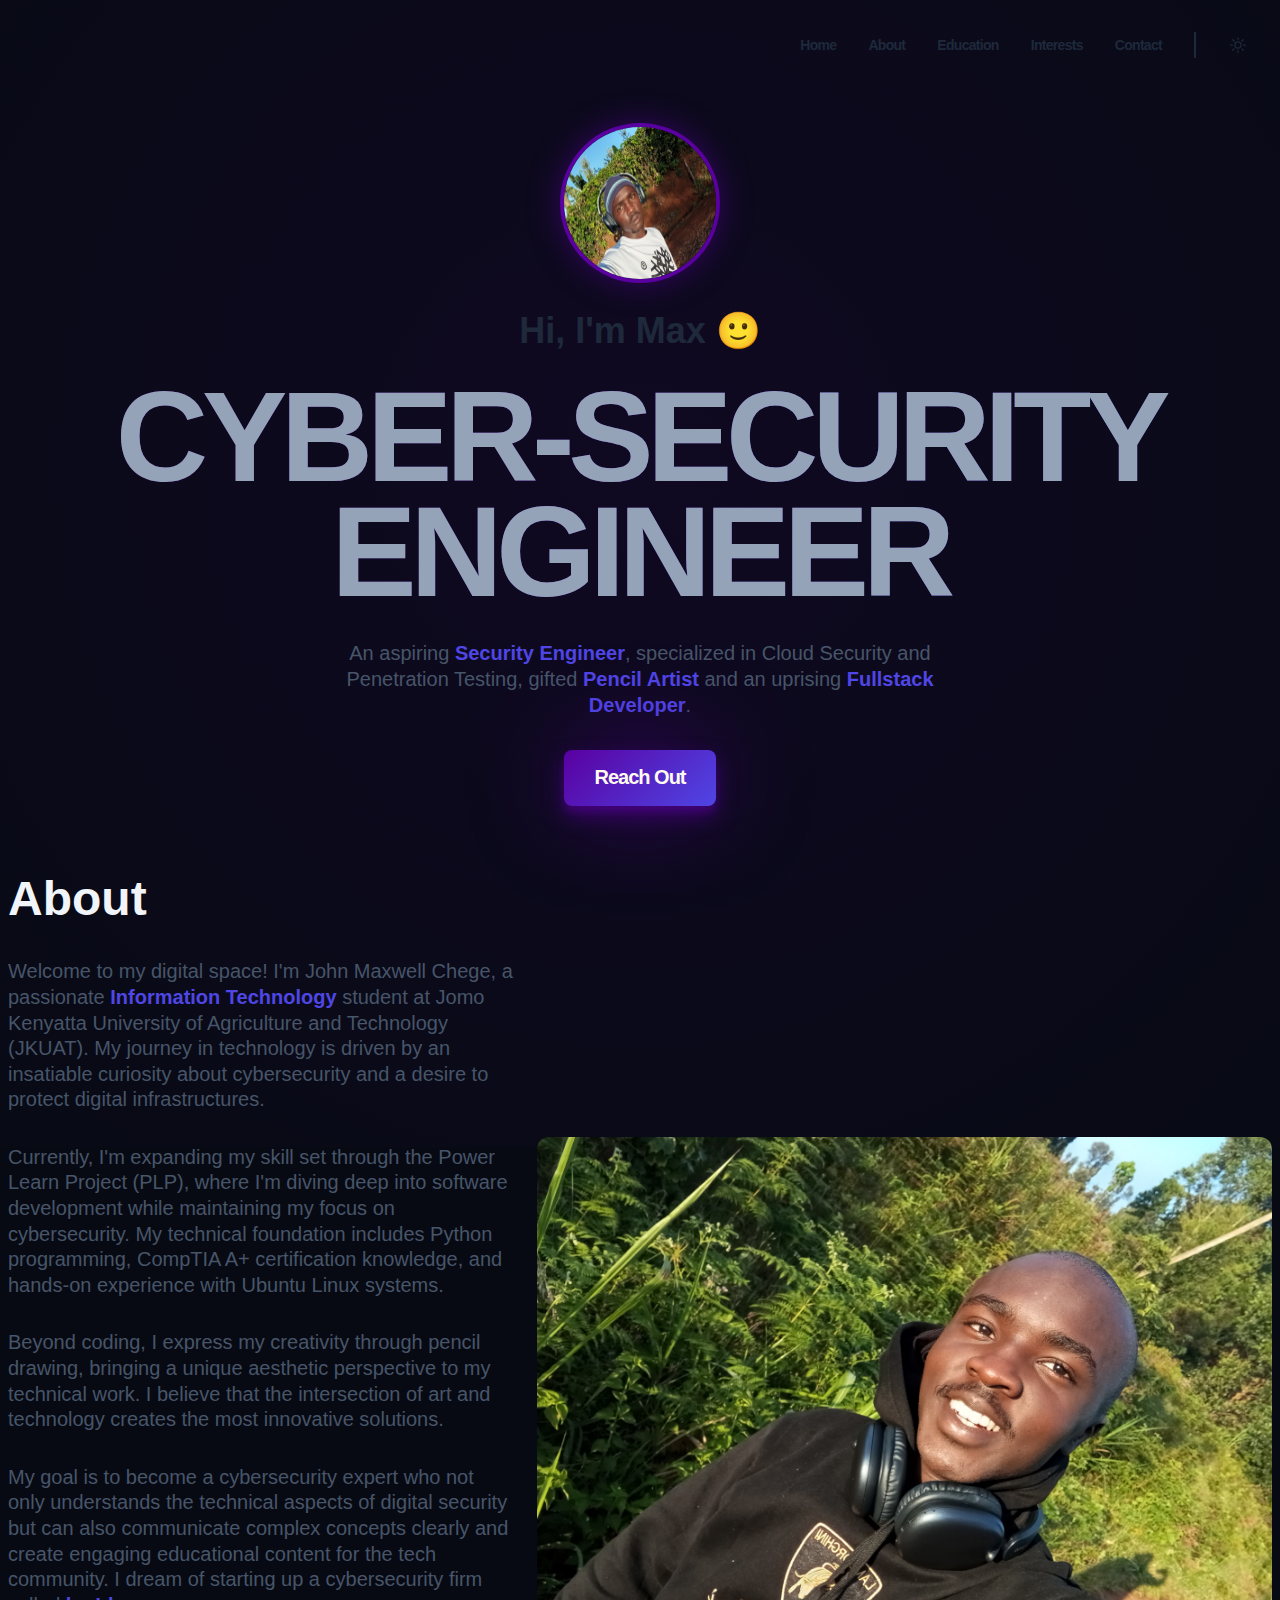
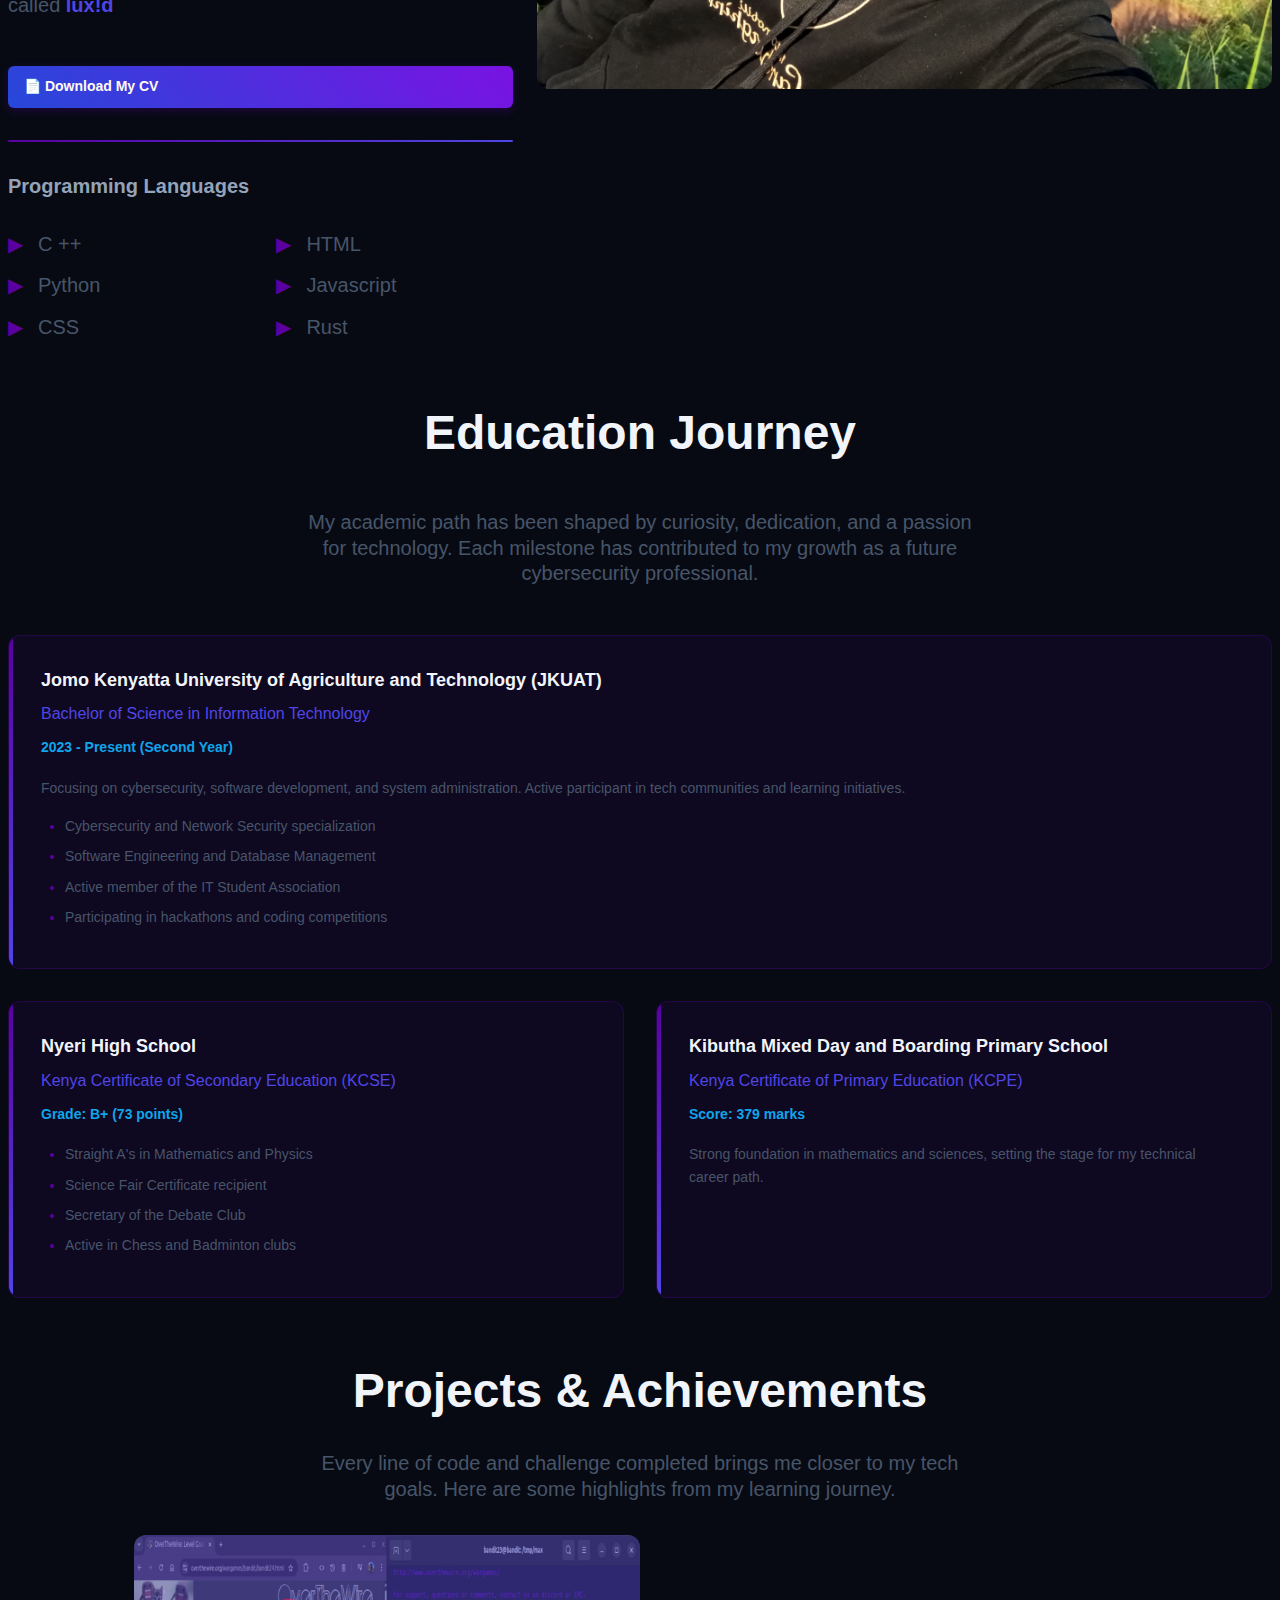
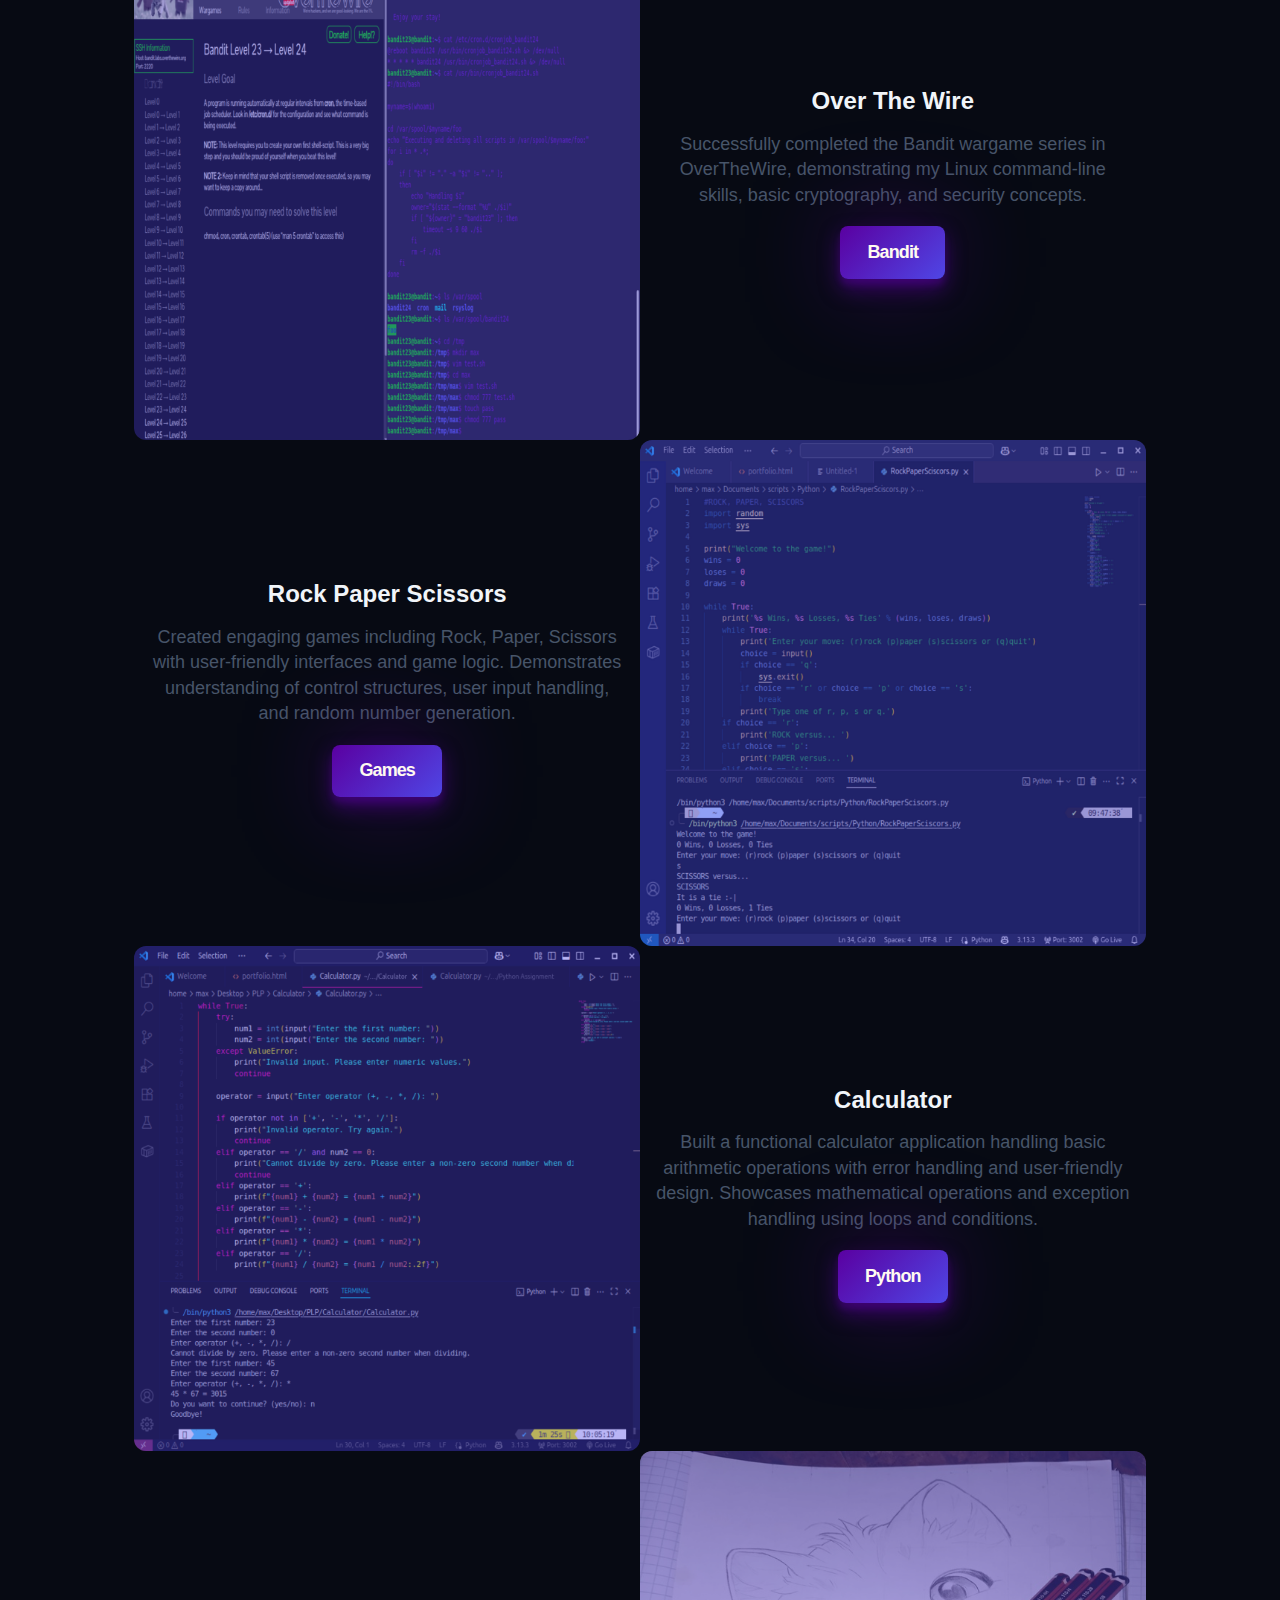
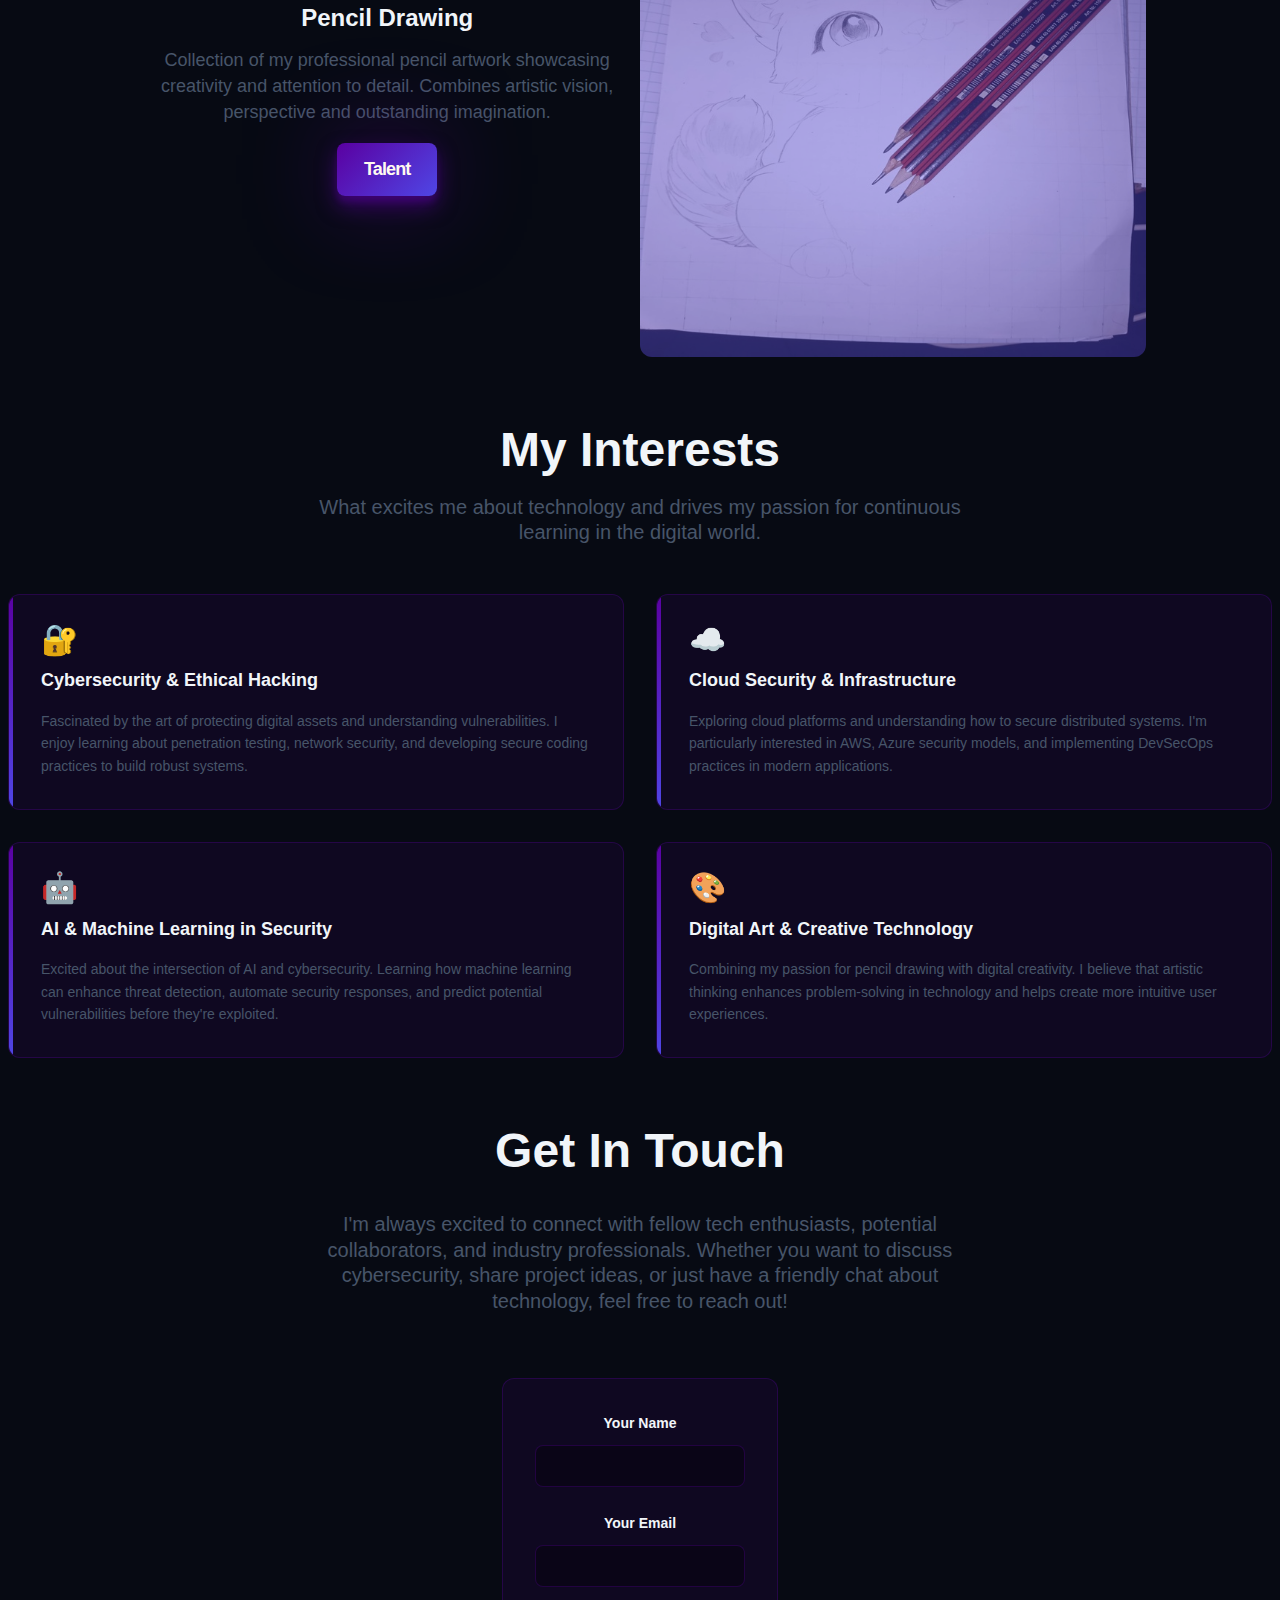
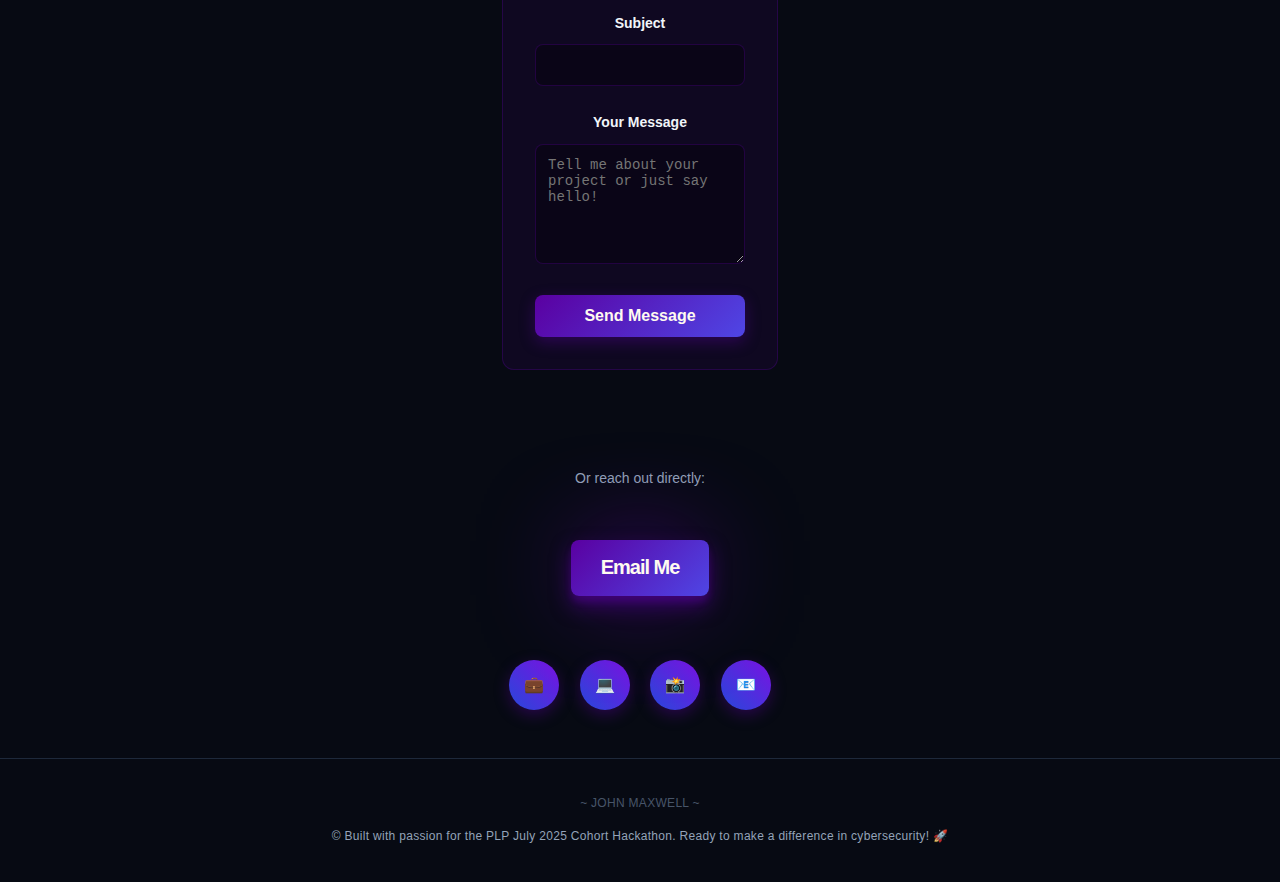
<file: port.html>
<!DOCTYPE html>
<html lang="en">
<head>
  <meta charset="UTF-8">
  <link rel="icon" type="image/svg+xml" href="/vite.svg">
  <meta name="viewport" content="width=device-width, initial-scale=1.0">
  <meta name="description" content="John Maxwell - Cybersecurity Engineer Portfolio">
  <meta name="keywords" content="cybersecurity, penetration testing, cloud security, fullstack developer, portfolio">
  <title>John Maxwell - Portfolio</title>

  <style>
   :root {
      --size-xxs: 0.5rem;
      --size-xs: 0.75rem;
      --size-sm: 0.875rem;
      --size-base: 1rem;
      --size-lg: 1.125rem;
      --size-xl: 1.25rem;
      --size-2xl: 1.5rem;
      --size-3xl: 1.875rem;
      --size-4xl: 2.25rem;
      --size-5xl: 3rem;
      --size-6xl: 3.75rem;
      --size-7xl: 4.5rem;
      --size-8xl: 6rem;
      --size-9xl: 8rem;
      --size-10xl: 10rem;
      
      --clr-primary: #5a00a1;
      --clr-secondary: #4f46e5;
      --clr-accent: #0ea5ea;
      --clr-light: #f1f5f9;
      --clr-dark: #070a13;
      --clr-slate800: #1e293b;
      --clr-slate600: #475569;
      --clr-slate400: #94a3b8;
      
      --gradient-primary: linear-gradient(135deg, #5a00a1, #4f46e5);
      --gradient-secondary: linear-gradient(45deg, #2748da, #7a12e2);
    }

    * {
      margin: 0;
      padding: 0;
      box-sizing: border-box;
    }

    html {
      scroll-behavior: smooth; 
    }

    body {
      font-family: 'Segoe UI', Tahoma, Geneva, Verdana, sans-serif;
      line-height: calc(1em + 0.6rem);
      color: var(--clr-light);
      background: var(--clr-dark);
      min-height: 100vh;
    }

    img,
    picture,
    video,
    canvas,
    svg {
      display: block;
      max-width: 100%;
      user-select: none;
    }

    button {
      display: inline-block;
      padding: 0;
      border: none;
      background: none;
      cursor: pointer;
      color: inherit;
    }

    a {
      color: var(--clr-primary);
      transition: color 0.3s ease;
    }

    a:hover {
      color: var(--clr-secondary);
    }

    strong {
      color: var(--clr-secondary);
    }

    .btn {
      display: inline-block;
      font-weight: 600;
      text-decoration: none;
      letter-spacing: -0.05em;
      background: var(--gradient-primary);
      color: floralwhite;
      padding: 0.75em 1.5em;
      border-radius: 8px;
      box-shadow: 0 10px 20px rgba(90, 0, 161, 0.5), 
                  0 6px 6px rgba(90, 0, 161, 0.3), 
                  0 0 100px -10px rgb(91, 0, 161);
      transition: all 0.3s ease;
      position: relative;
      overflow: hidden;
    }

    .btn::before {
      content: '';
      position: absolute;
      top: 0;
      left: -100%;
      width: 100%;
      height: 100%;
      background: linear-gradient(90deg, transparent, rgba(255,255,255,0.2), transparent);
      transition: left 0.5s;
    }

    .btn:hover::before {
      left: 100%;
    }

    .btn:hover {
      transform: translateY(-3px);
      box-shadow: 0 16px 28px rgba(90, 0, 161, 0.4), 
                  0 10px 10px rgba(90, 0, 161, 0.3), 
                  0 0 120px -10px var(--clr-primary);
    }

    .container {
      width: 100%;
      margin-left: auto;
      margin-right: auto;
      padding-left: 0.5rem;
      padding-right: 0.5rem;
    }

    .section {
      margin-top: 5rem;
    }

    .header {
      display: flex;
      justify-content: flex-end;
      align-items: center;
      padding-top: 2rem;
      padding-bottom: 2rem;
      padding-right: 2rem;
      position: relative;
      z-index: 9999;
    }

    .header-menu {
      display: none;
    }

    .header-bars {
      color: var(--clr-light);
      width: var(--size-2xl);
      height: var(--size-2xl);
      display: block;
    }

    .hero {
      text-align: center;
      display: flex;
      flex-direction: column;
      justify-content: center;
      align-items: center;
      gap: 1rem;
      margin-top: 2rem;
      position: relative;
    }

    .hero::before {
      content: '';
      position: absolute;
      top: -50%;
      left: -50%;
      width: 200%;
      height: 200%;
      background: radial-gradient(circle, rgba(90, 0, 161, 0.1) 0%, transparent 70%);
      z-index: -1;
      animation: pulse 4s ease-in-out infinite;
    }

    @keyframes pulse {
      0%, 100% { opacity: 0.5; }
      50% { opacity: 0.8; }
    }

    .hero-img {
      border-radius: 50%;
      width: 6rem;
      height: 6rem;
      border: 4px solid var(--clr-primary);
      box-shadow: 0 0 30px rgba(90, 0, 161, 0.5);
      transition: transform 0.3s ease;
    }

    .hero-img:hover {
      transform: scale(1.05);
    }

    .hero-subtitle {
      color: var(--clr-slate800);
      font-size: var(--size-base);
      line-height: 0.9;
    }

    .hero-title {
      color: var(--clr-slate400);
      text-transform: uppercase;
      font-size: var(--size-4xl);
      letter-spacing: -0.05em;
      line-height: 0.9;
      background: var(--gradient-primary);
      background-clip: text;
    }

    .hero-description {
      max-width: 60ch;
      font-size: var(--size-sm);
      color: var(--clr-slate600);
    }

    .hero-btn {
      text-transform: capitalize;
      font-size: var(--size-sm);
    }

    .about {
      display: flex;
      flex-direction: column;
      gap: 1rem;
    }

    .about-content {
      display: flex;
      flex-direction: column;
      gap: 1rem;
    }

    .about-title {
      font-size: var(--size-2xl);
      color: var(--clr-light);
      margin-bottom: 1rem;
      display: inline-block;
    }

    .about-description {
      max-width: 60ch;
      font-size: var(--size-sm);
      color: var(--clr-slate600);
    }

    .about-hr {
      border: none;
      height: 2px;
      background: var(--gradient-primary);
      border-radius: 1px;
    }

    .about-subtitle {
      font-size: var(--size-sm);
      color: var(--clr-slate400);
    }

    .about-ul-container {
      display: flex;
      gap: 2rem;
    }
    
    .about-ul {
      display: flex;
      flex-direction: column;
      gap: 1em;
      list-style: none;
      flex: 1;
    }

    .about-list {
      font-size: var(--size-sm);
      color: var(--clr-slate600);
      padding-left: 1.5em;
      position: relative;
    }

    .about-list::before {
      content: '▶';
      position: absolute;
      left: 0;
      color: var(--clr-primary);
    }

    .about-image-wrapper {
      position: relative;
      overflow: hidden;
      border-radius: 12px;
    }

    .about-image {
      transition: transform 0.3s ease;
    }

    .about-image-wrapper:hover .about-image {
      transform: scale(1.05);
    }

    .education {
      text-align: center;
    }

    .education-title {
      font-size: var(--size-2xl);
      color: var(--clr-light);
      margin-bottom: 2rem;
      display: inline-block;
    }

    .education-description {
      max-width: 60ch;
      font-size: var(--size-sm);
      color: var(--clr-slate600);
      margin: 1rem auto 3rem;
    }

    .education-container {
      display: flex;
      flex-direction: column;
      gap: 2rem;
    }

    .education-item {
      background: rgba(90, 0, 161, 0.1);
      border: 1px solid rgba(90, 0, 161, 0.3);
      border-radius: 12px;
      padding: 2rem;
      text-align: left;
      position: relative;
      overflow: hidden;
      transition: all 0.3s ease;
    }

    .education-item::before {
      content: '';
      position: absolute;
      top: 0;
      left: 0;
      width: 4px;
      height: 100%;
      background: var(--gradient-primary);
    }

    .education-item:hover {
      transform: translateY(-5px);
      box-shadow: 0 10px 30px rgba(90, 0, 161, 0.3);
    }

    .education-institution {
      font-size: var(--size-lg);
      color: var(--clr-light);
      margin-bottom: 0.5rem;
      font-weight: 600;
    }

    .education-degree {
      font-size: var(--size-base);
      color: var(--clr-secondary);
      margin-bottom: 0.5rem;
      font-weight: 500;
    }

    .education-period {
      font-size: var(--size-sm);
      color: var(--clr-accent);
      margin-bottom: 1rem;
      font-weight: 600;
    }

    .education-details {
      color: var(--clr-slate600);
      font-size: var(--size-sm);
      line-height: 1.6;
    }

    .education-details ul {
      margin-top: 1rem;
      padding-left: 1.5rem;
    }

    .education-details li {
      margin-bottom: 0.5rem;
      position: relative;
    }

    .education-details li::marker {
      color: var(--clr-primary);
    }

    .work {
      text-align: center;
    }

    .work-title {
      font-size: var(--size-2xl);
      color: var(--clr-light);
      background-clip: text;
      margin-bottom: 1rem; 
      display: inline-block;
    }

    .work-description {
      max-width: 60ch;
      font-size: var(--size-sm);
      color: var(--clr-slate600);
      margin: 1rem auto;
    }

    .work-project-title {
      font-size: var(--size-base);
      margin-bottom: 1rem;
      color: var(--clr-light);
    }

    .work-image-wrapper {
      position: relative;
      border-radius: 12px;
      overflow: hidden;
    }

    .work-image-wrapper::after {
      content: '';
      background: rgba(79, 70, 229, 0.4);
      width: 100%;
      height: 100%;
      position: absolute;
      top: 0;
      left: 0;
      z-index: 1;
      transition: all 0.3s ease;
    }

    .work-image-wrapper:hover::after {
      background: rgba(79, 70, 229, 0.2);
    }

    .work-project-description {
      font-size: var(--size-sm);
      color: var(--clr-slate600);
      margin: 1rem 0;
    }

    .work-project-btn {
      font-size: var(--size-sm);
    }

    .work-project:not(:last-child) {
      margin-bottom: 5rem;
    }

    .work-project-subtitle {
      display: none;
      color: var(--clr-light);
    }

    .social-link {
      display: inline-flex;
      align-items: center;
      justify-content: center;
      width: 50px;
      height: 50px;
      color: floralwhite;
      background: var(--gradient-secondary);
      border-radius: 50%;
      transition: all 0.3s ease;
      text-decoration: none;
      margin: 0 0.5rem;
      box-shadow: 0 5px 15px rgba(90, 0, 161, 0.4);
    }

    .social-link:hover {
      transform: translateY(-3px) scale(1.1);
      box-shadow: 0 10px 25px rgba(90, 0, 161, 0.6);
    }

    .interests {
      text-align: center;
    }

    .interests-title {
      font-size: var(--size-2xl);
      color: var(--clr-light);
      background-clip: text;
      margin-bottom: 2rem;
      display: inline-block;
    }

    .interests-description {
      max-width: 60ch;
      font-size: var(--size-sm);
      color: var(--clr-slate600);
      margin: 0 auto 3rem;
    }

    .interests-container {
      display: grid;
      gap: 2rem;
      grid-template-columns: 1fr;
    }

    .interest-item {
      background: rgba(90, 0, 161, 0.1);
      border: 1px solid rgba(90, 0, 161, 0.3);
      border-radius: 12px;
      padding: 2rem;
      text-align: left;
      position: relative;
      overflow: hidden;
      transition: all 0.3s ease;
    }

    .interest-item::before {
      content: '';
      position: absolute;
      top: 0;
      left: 0;
      width: 4px;
      height: 100%;
      background: var(--gradient-primary);
    }

    .interest-item:hover {
      transform: translateY(-5px);
      box-shadow: 0 10px 30px rgba(90, 0, 161, 0.3);
    }

    .interest-icon {
      font-size: var(--size-3xl);
      margin-bottom: 1rem;
      display: block;
    }

    .interest-title {
      font-size: var(--size-lg);
      color: var(--clr-light);
      margin-bottom: 1rem;
      font-weight: 600;
    }

    .interest-description {
      color: var(--clr-slate600);
      font-size: var(--size-sm);
      line-height: 1.6;
    }

    .contact-form {
      max-width: 600px;
      margin: 2rem auto;
      background: rgba(90, 0, 161, 0.1);
      border: 1px solid rgba(90, 0, 161, 0.3);
      border-radius: 12px;
      padding: 2rem;
    }

    .form-group {
      margin-bottom: 1.5rem;
    }

    .form-label {
      display: block;
      color: var(--clr-light);
      font-weight: 600;
      margin-bottom: 0.5rem;
      font-size: var(--size-sm);
    }

    .form-input,
    .form-textarea {
      width: 100%;
      padding: 0.75rem;
      border: 1px solid rgba(90, 0, 161, 0.3);
      border-radius: 8px;
      background: rgba(0, 0, 0, 0.3);
      color: var(--clr-light);
      font-size: var(--size-sm);
      transition: all 0.3s ease;
    }

    .form-input:focus,
    .form-textarea:focus {
      outline: none;
      border-color: var(--clr-primary);
      box-shadow: 0 0 0 3px rgba(90, 0, 161, 0.2);
    }

    .form-textarea {
      resize: vertical;
      min-height: 120px;
    }

    .form-submit {
      width: 100%;
      padding: 0.75rem 1.5rem;
      background: var(--gradient-primary);
      color: floralwhite;
      border: none;
      border-radius: 8px;
      font-size: var(--size-base);
      font-weight: 600;
      cursor: pointer;
      transition: all 0.3s ease;
      box-shadow: 0 5px 15px rgba(90, 0, 161, 0.4);
    }

    .form-submit:hover {
      transform: translateY(-2px);
      box-shadow: 0 8px 25px rgba(90, 0, 161, 0.6);
    }

    .cv-download {
      display: inline-flex;
      align-items: center;
      gap: 0.5rem;
      margin-top: 1rem;
      padding: 0.5rem 1rem;
      background: var(--gradient-secondary);
      color: floralwhite;
      text-decoration: none;
      border-radius: 6px;
      font-size: var(--size-sm);
      font-weight: 600;
      transition: all 0.3s ease;
      box-shadow: 0 3px 10px rgba(90, 0, 161, 0.3);
    }

    .cv-download:hover {
      transform: translateY(-2px);
      box-shadow: 0 6px 20px rgba(90, 0, 161, 0.5);
      color: floralwhite;
    }
    .contact {
      display: flex;
      flex-direction: column;
      justify-content: center;
      align-items: center;
      text-align: center;
      gap: 1rem;
    }

    .contact-title {
      font-size: var(--size-2xl);
      color: var(--clr-light);
      text-transform: capitalize;
      background-clip: text;
      margin-bottom: 1rem;
      display: inline-block;
    }

    .contact-description {
      font-size: var(--size-sm);
      color: var(--clr-slate600);
      max-width: 60ch;
    }

    .contact-btn {
      font-size: var(--size-sm);
    }

    .footer {
      margin-top: 3rem;
      padding: 2rem 0;
      border-top: 1px solid var(--clr-slate800);
    }

    .footer-title {
      font-size: var(--size-xs);
      font-weight: 400;
      color: var(--clr-slate600);
      text-align: center;
      text-transform: uppercase;
      letter-spacing: 0.025em;
      user-select: none;
      padding: 0 16px;
    }

    .footer-description {
      font-size: var(--size-xs);
      font-weight: 400;
      color: var(--clr-slate400);
      text-align: center;
      letter-spacing: 0.025em;
      user-select: none;
      margin: 0.5rem auto 0;
      padding: 0 16px;
    }

    @media (min-width: 475px) {
      .hero {
        gap: 1.5rem;
      }

      .hero-img {
        width: 6.5rem;
        height: 6.5rem;
      }

      .hero-subtitle {
        font-size: var(--size-lg);
      }

      .hero-title {
        font-size: var(--size-5xl);
      }

      .hero-description {
        font-size: var(--size-base);
      }

      .hero-btn {
        font-size: var(--size-base);
      }

      .about {
        gap: 1.5rem;
      }

      .about-content {
        gap: 1.5rem;
      }
    
      .about-title {
        font-size: var(--size-3xl);
      }

      .about-description {
        font-size: var(--size-base);
      }

      .about-subtitle {
        font-size: var(--size-base);
      }

      .about-list {
        font-size: var(--size-base);
      }

      .education-title {
        font-size: var(--size-3xl);
      }

      .education-description {
        font-size: var(--size-base);
        margin: 1.5rem auto 3rem;
      }

      .interests-title {
        font-size: var(--size-3xl);
      }

      .interests-description {
        font-size: var(--size-base);
        margin: 0 auto 3rem;
      }

      .work-title {
        font-size: var(--size-3xl);
      }

      .work-description {
        font-size: var(--size-base);
        margin: 1.5rem auto;
      }

      .work-project-description {
        font-size: var(--size-base);
        margin: 1.5rem 0;
      }

      .work-project-btn {
        font-size: var(--size-base);
      }

      .contact {
        gap: 1.5rem;
      }

      .contact-title {
        font-size: var(--size-3xl);
      }

      .contact-description {
        font-size: var(--size-base);
      }

      .contact-btn {
        font-size: var(--size-base);
      }
    }

    @media (min-width: 640px) {
      .about-image-wrapper {
        margin: 0 auto;
      }

      .about-image {
        width: 28.6875rem;
      }

      .education-container {
        display: grid;
        grid-template-columns: 1fr 1fr;
        gap: 2rem;
      }

      .education-item:first-child {
        grid-column: 1 / -1;
      }

      .interests-container {
        display: grid;
        grid-template-columns: 1fr 1fr;
        gap: 2rem;
      }

      .work-container {
        display: grid;
        grid-template-columns: 1fr 1fr;
        grid-template-areas: 
          'image1 content1'
          'content2 image2'
          'image3 content3'
          'content4 image4';
        place-items: center;
      }

      .work-image1 { grid-area: image1; }
      .work-image2 { grid-area: image2; }      
      .work-image3 { grid-area: image3; }      
      .work-image4 { grid-area: image4; }
      .work-content1 { grid-area: content1; }
      .work-content2 { grid-area: content2; }
      .work-content3 { grid-area: content3; }
      .work-content4 { grid-area: content4; }

      .work-project {
        padding: 0 1rem;
      }

      .work-project-title {
        display: none;
      }

      .work-project-description {
        font-size: var(--size-xs);
        margin: 1em 0;
      }

      .work-project-btn {
        font-size: var(--size-xs);
      }
      
      .work-project:not(:last-child) {
        margin-bottom: 0;
      }

      .work-project-subtitle {
        display: block;
        font-size: var(--size-base);
      }
    }

    @media (min-width: 768px) {
      .header-menu {
        display: flex;
        align-items: center;
        list-style: none;
        padding: 0;
        gap: 2em;
      }

      .header-link {
        font-size: var(--size-xs);
        text-decoration: none;
        font-weight: 600;
        color: var(--clr-slate800);
        letter-spacing: -0.05em;
        transition: color 0.3s;
      }

      .header-link:hover {
        color: var(--clr-primary);
      }

      .header-line {
        border: 1px solid var(--clr-slate800);
        padding-top: 1.5em;
      }

      .header-sun {
        display: block;
        color: var(--clr-slate800);
        width: var(--size-base);
        height: var(--size-base);
      }

      .header-bars {
        display: none;
      }

      .work-project-title {
        font-size: var(--size-lg);
        margin-bottom: 1.5rem;
      }

      .work-project-description {
        font-size: var(--size-sm);
      }

      .work-project-btn {
        font-size: var(--size-sm);
      }

      .work-project-subtitle {
        font-size: var(--size-lg);
      }
    }
    
    @media (min-width: 1024px) {
      .header-link {
        font-size: var(--size-sm);
      }

      .header-sun {
        width: var(--size-xl);
        height: var(--size-xl);
      }

      .hero-img {
        width: 8rem;
        height: 8rem;
      }

      .hero-subtitle {
        font-size: var(--size-2xl);
      }

      .hero-title {
        font-size: var(--size-7xl);
      }

      .hero-description {
        font-size: var(--size-lg);
      }

      .hero-btn {
        font-size: var(--size-lg);
      }  

      .about {
        flex-direction: row;
        justify-content: space-between;
        align-items: center;
      }
   
      .about-title {
        font-size: var(--size-4xl);
      }

      .about-description {
        font-size: var(--size-lg);
      }

      .about-subtitle {
        font-size: var(--size-lg);
      }

      .about-list {
        font-size: var(--size-lg);
      }

      .education-title {
        font-size: var(--size-4xl);
      }

      .education-description {
        font-size: var(--size-lg);
      }

      .interests-title {
        font-size: var(--size-4xl);
      }

      .interests-description {
        font-size: var(--size-lg);
      }

      .work-title {
        font-size: var(--size-4xl);
      }

      .work-description {
        font-size: var(--size-lg);
      }

      .work-project-description {
        font-size: var(--size-base);
      }

      .work-project-btn {
        font-size: var(--size-base);
      }

      .work-project-subtitle {
        font-size: var(--size-xl);
      }

      .contact-title {
        font-size: var(--size-4xl);
      }

      .contact-description {
        font-size: var(--size-lg);
      }

      .contact-btn {
        font-size: var(--size-lg);
      }
    }

    @media (min-width: 1280px) {
      .hero {
        gap: 2rem;
      }

      .hero-img {
        width: 10rem;
        height: 10rem;
      }

      .hero-subtitle {
        font-size: var(--size-4xl);
      }

      .hero-title {
        font-size: var(--size-9xl);
      }

      .hero-description {
        font-size: var(--size-xl);
      }

      .hero-btn {
        font-size: var(--size-xl);
      }
     
      .about-content {
        gap: 2rem;
      }

      .about-title {
        font-size: var(--size-5xl);
      }

      .about-description {
        font-size: var(--size-xl);
      }

      .about-subtitle {
        font-size: var(--size-xl);
      }

      .about-list {
        font-size: var(--size-xl);
      }

      .about-image {
        width: 60.75rem;
      }

      .education-title {
        font-size: var(--size-5xl);
      }

      .education-description {
        font-size: var(--size-xl);
        margin: 2rem auto 3rem;
      }

      .interests-title {
        font-size: var(--size-5xl);
      }

      .interests-description {
        font-size: var(--size-xl);
        margin: 0 auto 3rem;
      }

      .work-title {
        font-size: var(--size-5xl);
      }

      .work-description {
        font-size: var(--size-xl);
        margin: 2rem auto;
      }

      .work-project-description {
        font-size: var(--size-lg);
      }

      .work-project-btn {
        font-size: var(--size-lg);
      }

      .work-project-subtitle {
        font-size: var(--size-2xl);
      }

      .work-container {
        width: 80%;
        margin: 0 auto;
      }

      .contact {
        gap: 2rem;
      }

      .contact-title {
        font-size: var(--size-5xl);
      }

      .contact-description {
        font-size: var(--size-xl);
      }

      .contact-btn {
        font-size: var(--size-xl);
      }
    }
    
    @media (min-width: 1536px) {
      .work-container {
        width: 70%;
      }
    }
  </style>
</head>
<body>
  <header class="header container">
    <nav>
      <ul class="header-menu">
        <li>
          <a class="header-link" href="#home">Home</a>
        </li>
        <li>
          <a class="header-link" href="#about">About</a>
        </li>
        <li>
          <a class="header-link" href="#education">Education</a>
        </li>
        <li>
          <a class="header-link" href="#interests">Interests</a>
        </li>
        <li>
          <a class="header-link" href="#contact">Contact</a>
        </li>
        <li class="header-line"></li>
        <li>
          <button aria-label="theme-toggle btn" id="theme-toggle" class="header-sun">
            <svg 
              xmlns="http://www.w3.org/2000/svg" fill="none" viewBox="0 0 24 24" stroke-width="1.5" stroke="currentColor">
              <path stroke-linecap="round" stroke-linejoin="round" d="M12 3v2.25m6.364.386-1.591 1.591M21 12h-2.25m-.386 6.364-1.591-1.591M12 18.75V21m-4.773-4.227-1.591 1.591M5.25 12H3m4.227-4.773L5.636 5.636M15.75 12a3.75 3.75 0 1 1-7.5 0 3.75 3.75 0 0 1 7.5 0Z" />
            </svg>
          </button>
        </li>
      </ul>
      <button aria-label="mobile nav button" class="header-bars">
        <svg 
          xmlns="http://www.w3.org/2000/svg" viewBox="0 0 24 24" fill="currentColor">
          <path fill-rule="evenodd" d="M3 6.75A.75.75 0 0 1 3.75 6h16.5a.75.75 0 0 1 0 1.5H3.75A.75.75 0 0 1 3 6.75ZM3 12a.75.75 0 0 1 .75-.75h16.5a.75.75 0 0 1 0 1.5H3.75A.75.75 0 0 1 3 12Zm0 5.25a.75.75 0 0 1 .75-.75h16.5a.75.75 0 0 1 0 1.5H3.75a.75.75 0 0 1-.75-.75Z" clip-rule="evenodd" />
        </svg>
      </button>
    </nav>
  </header>

  <main>
    <section id="home" class="hero container">
      <img class="hero-img" src="./images/IMG_20250608_174429.jpg" alt="John Maxwell Profile Picture">
      <h2 class="hero-subtitle">Hi, I'm Max 🙂</h2>
      <h1 class="hero-title">Cyber-Security <br> Engineer</h1>
      <p class="hero-description">
        An aspiring <strong>Security Engineer</strong>, specialized in Cloud Security and Penetration Testing, gifted <strong>Pencil Artist</strong> and an uprising <strong>Fullstack Developer</strong>.
      </p>
      <a class="hero-btn btn" href="#contact">Reach Out</a>
    </section>

    <section id="about" class="about container section">
      <div class="about-content">
        <h2 class="about-title">About</h2>
        <p class="about-description">
          Welcome to my digital space! I'm John Maxwell Chege, a passionate <strong>Information Technology</strong> student at Jomo Kenyatta University of Agriculture and Technology (JKUAT). My journey in technology is driven by an insatiable curiosity about cybersecurity and a desire to protect digital infrastructures.
        </p>
        <p class="about-description">
          Currently, I'm expanding my skill set through the Power Learn Project (PLP), where I'm diving deep into software development while maintaining my focus on cybersecurity. My technical foundation includes Python programming, CompTIA A+ certification knowledge, and hands-on experience with Ubuntu Linux systems.
        </p>
        <p class="about-description">
          Beyond coding, I express my creativity through pencil drawing, bringing a unique aesthetic perspective to my technical work. I believe that the intersection of art and technology creates the most innovative solutions.
        </p>
        <p class="about-description">
          My goal is to become a cybersecurity expert who not only understands the technical aspects of digital security but can also communicate complex concepts clearly and create engaging educational content for the tech community. I dream of starting up a cybersecurity firm called 
          <strong>lux!d</strong>
        </p>
        <a href="./cv.odt" target="_blank" class="cv-download" download>
          📄 Download My CV
        </a>
        <hr class="about-hr" />
        <h3 class="about-subtitle">Programming Languages</h3>
        <div class="about-ul-container">
          <ul class="about-ul">
            <li class="about-list">C ++</li>
            <li class="about-list">Python</li>
            <li class="about-list">CSS</li>
          </ul>
          <ul class="about-ul">
            <li class="about-list">HTML</li>
            <li class="about-list">Javascript</li>
            <li class="about-list">Rust</li>
          </ul>
        </div>
      </div>
      <div class="about-image-wrapper">
        <img loading="lazy" class="about-image" src="./images/profile.jpg" alt="John Maxwell Profile Picture">
      </div>
    </section>

    <section id="education" class="education container section">
      <h2 class="education-title">Education Journey</h2>
      <p class="education-description">
        My academic path has been shaped by curiosity, dedication, and a passion for technology. Each milestone has contributed to my growth as a future cybersecurity professional.
      </p>
      <div class="education-container">
        <div class="education-item">
          <h3 class="education-institution">Jomo Kenyatta University of Agriculture and Technology (JKUAT)</h3>
          <h4 class="education-degree">Bachelor of Science in Information Technology</h4>
          <p class="education-period">2023 - Present (Second Year)</p>
          <div class="education-details">
            <p>Focusing on cybersecurity, software development, and system administration. Active participant in tech communities and learning initiatives.</p>
            <ul>
              <li>Cybersecurity and Network Security specialization</li>
              <li>Software Engineering and Database Management</li>
              <li>Active member of the IT Student Association</li>
              <li>Participating in hackathons and coding competitions</li>
            </ul>
          </div>
        </div>
        
        <div class="education-item">
          <h3 class="education-institution">Nyeri High School</h3>
          <h4 class="education-degree">Kenya Certificate of Secondary Education (KCSE)</h4>
          <p class="education-period">Grade: B+ (73 points)</p>
          <div class="education-details">
            <ul>
              <li>Straight A's in Mathematics and Physics</li>
              <li>Science Fair Certificate recipient</li>
              <li>Secretary of the Debate Club</li>
              <li>Active in Chess and Badminton clubs</li>
            </ul>
          </div>
        </div>
        
        <div class="education-item">
          <h3 class="education-institution">Kibutha Mixed Day and Boarding Primary School</h3>
          <h4 class="education-degree">Kenya Certificate of Primary Education (KCPE)</h4>
          <p class="education-period">Score: 379 marks</p>
          <div class="education-details">
            <p>Strong foundation in mathematics and sciences, setting the stage for my technical career path.</p>
          </div>
        </div>
      </div>
    </section>

    <section id="projects" class="work container section">
      <h2 class="work-title">Projects & Achievements</h2>
      <p class="work-description">
        Every line of code and challenge completed brings me closer to my tech goals. Here are some highlights from my learning journey.
      </p>
      <div class="work-container">
        <!--Project 1-->
        <h3 class="work-project-title">🏆 Bandit OTW</h3>
        <div class="work-image-wrapper work-image1">
          <img loading="lazy" src="./images/Bandit.png" alt="Bandit wargames achievement" />
        </div>
        <div class="work-project work-content1">
          <h3 class="work-project-subtitle">
            Over The Wire
          </h3>
          <p class="work-project-description">
            Successfully completed the Bandit wargame series in OverTheWire, demonstrating my Linux command-line skills, basic cryptography, and security concepts.
          </p>
          <a class="btn work-project-btn" href="https://overthewire.org/wargames/bandit/">Bandit</a>
        </div>      
        <!--Project 2-->
        <h3 class="work-project-title">🎮 Python Games</h3>
        <div class="work-image-wrapper work-image2">
          <img loading="lazy" src="./images/RPS-Game.png" alt="Rock Paper Scissors game code" />
        </div>
        <div class="work-project work-content2">
          <h3 class="work-project-subtitle">
            Rock Paper Scissors
          </h3>
          <p class="work-project-description">
            Created engaging games including Rock, Paper, Scissors with user-friendly interfaces and game logic. Demonstrates understanding of control structures, user input handling, and random number generation.
          </p>
          <a class="btn work-project-btn" href="https://github.com/c-johnmaxwell/Games">Games</a>
        </div>
        <!--Project 3-->
        <h3 class="work-project-title">🧮 Python Calculator</h3>
        <div class="work-image-wrapper work-image3">
          <img loading="lazy" src="./images/Calc.png" alt="Python calculator application" />
        </div>
        <div class="work-project work-content3">
          <h3 class="work-project-subtitle">
            Calculator
          </h3>
          <p class="work-project-description">
            Built a functional calculator application handling basic arithmetic operations with error handling and user-friendly design. Showcases mathematical operations and exception handling using loops and conditions.
          </p>
          <a class="btn work-project-btn" href="https://github.com/c-johnmaxwell/Calculator">Python</a>
        </div>
        <!--Project 4-->
        <h3 class="work-project-title">✏️ Pencil Art</h3>
        <div class="work-image-wrapper work-image4">
          <img loading="lazy" src="./images/Drawing.jpg" alt="Professional pencil drawing artwork" />
        </div>
        <div class="work-project work-content4">
          <h3 class="work-project-subtitle">
            Pencil Drawing
          </h3>
          <p class="work-project-description">
            Collection of my professional pencil artwork showcasing creativity and attention to detail. Combines artistic vision, perspective and outstanding imagination.
          </p>
          <a class="btn work-project-btn" href="https://www.instagram.com/p/DM5wGPaIsATCa4SeW2eVtgHEXYtExhlPIgOGfg0/?img_index=3">Talent</a>
        </div>
      </div>
    </section>

    <section id="interests" class="interests container section">
      <h2 class="interests-title">My Interests</h2>
      <p class="interests-description">
        What excites me about technology and drives my passion for continuous learning in the digital world.
      </p>
      <div class="interests-container">
        <div class="interest-item">
          <span class="interest-icon">🔐</span>
          <h3 class="interest-title">Cybersecurity & Ethical Hacking</h3>
          <p class="interest-description">
            Fascinated by the art of protecting digital assets and understanding vulnerabilities. I enjoy learning about penetration testing, network security, and developing secure coding practices to build robust systems.
          </p>
        </div>
        
        <div class="interest-item">
          <span class="interest-icon">☁️</span>
          <h3 class="interest-title">Cloud Security & Infrastructure</h3>
          <p class="interest-description">
            Exploring cloud platforms and understanding how to secure distributed systems. I'm particularly interested in AWS, Azure security models, and implementing DevSecOps practices in modern applications.
          </p>
        </div>
        
        <div class="interest-item">
          <span class="interest-icon">🤖</span>
          <h3 class="interest-title">AI & Machine Learning in Security</h3>
          <p class="interest-description">
            Excited about the intersection of AI and cybersecurity. Learning how machine learning can enhance threat detection, automate security responses, and predict potential vulnerabilities before they're exploited.
          </p>
        </div>
        
        <div class="interest-item">
          <span class="interest-icon">🎨</span>
          <h3 class="interest-title">Digital Art & Creative Technology</h3>
          <p class="interest-description">
            Combining my passion for pencil drawing with digital creativity. I believe that artistic thinking enhances problem-solving in technology and helps create more intuitive user experiences.
          </p>
        </div>
      </div>
    </section>

    <section id="contact" class="contact container section">
      <h2 class="contact-title">Get In Touch</h2>
      <p class="contact-description">
        I'm always excited to connect with fellow tech enthusiasts, potential collaborators, and industry professionals. Whether you want to discuss cybersecurity, share project ideas, or just have a friendly chat about technology, feel free to reach out!
      </p>
      
      <form class="contact-form" action="#" method="POST">
        <div class="form-group">
          <label for="name" class="form-label">Your Name</label>
          <input type="text" id="name" name="name" class="form-input" required>
        </div>
        
        <div class="form-group">
          <label for="email" class="form-label">Your Email</label>
          <input type="email" id="email" name="email" class="form-input" required>
        </div>
        
        <div class="form-group">
          <label for="subject" class="form-label">Subject</label>
          <input type="text" id="subject" name="subject" class="form-input" required>
        </div>
        
        <div class="form-group">
          <label for="message" class="form-label">Your Message</label>
          <textarea id="message" name="message" class="form-textarea" required placeholder="Tell me about your project or just say hello!"></textarea>
        </div>
        
        <button type="submit" class="form-submit">Send Message</button>
      </form>
      
      <p style="margin: 2rem 0 1rem; color: var(--clr-slate400); font-size: var(--size-sm);">Or reach out directly:</p>
      <a class="contact-btn btn" href="mailto:c.johnmaxwell.m@gmail.com" target="_blank">Email Me</a>
      
      <div style="margin-top: 2rem;">
        <a href="https://www.linkedin.com/in/john-maxwell-71baa6324" target="_blank" class="social-link" aria-label="LinkedIn Profile">💼</a>
        <a href="https://github.com/c-johnmaxwell" target="_blank" class="social-link" aria-label="GitHub Profile">💻</a>
        <a href="https://www.instagram.com/j._.maxx" target="_blank" class="social-link" aria-label="Instagram Profile">📸</a>
        <a href="mailto:c.johnmaxwell.m@gmail.com" target="_blank" class="social-link" aria-label="Email Contact">📧</a>
      </div>
    </section>
  </main>

  <footer class="footer container section">
    <div>
      <h3 class="footer-title">
        ~ John Maxwell ~
      </h3>
      <p class="footer-description">&copy; Built with passion for the PLP July 2025 Cohort Hackathon. Ready to make a difference in cybersecurity! 🚀</p>
    </div>
  </footer>
</body>
</html>
</file>
<file: styles.css>
:root {
  --size-xxs: 0.5rem;
  --size-xs: 0.75rem;
  --size-sm: 0.875rem;
  --size-base: 1rem;
  --size-lg: 1.125rem;
  --size-xl: 1.25rem;
  --size-2xl: 1.5rem;
  --size-3xl: 1.875rem;
  --size-4xl: 2.25rem;
  --size-5xl: 3rem;
  --size-6xl: 3.75rem;
  --size-7xl: 4.5rem;
  --size-8xl: 6rem;
  --size-9xl: 8rem;
  --size-10xl: 10rem;

  --clr-primary: #5a00a1;
  --clr-secondary: #4f46e5;
  --clr-accent: #0ea5ea;
  --clr-light: #f1f5f9;
  --clr-dark: #070a13;
  --clr-slate800: #1e293b;
  --clr-slate600: #475569;
  --clr-slate400: #94a3b8;

  --gradient-primary: linear-gradient(135deg, #5a00a1, #4f46e5);
  --gradient-secondary: linear-gradient(45deg, #2748da, #7a12e2);
}

* ::before,
::after {
  box-sizing: border-box;
}

* {
  margin: 0;
  padding: 0;
  box-sizing: border-box;
}

html {
  scroll-behavior: smooth;
  line-height: 1.15;
  tab-size: 4;
  overflow-x: hidden;
  -webkit-text-size-adjust: 100%;
  -moz-tab-size: 4;
}

body {
  font-family: "Segoe UI", Tahoma, Geneva, Verdana, sans-serif,
    "Apple Color Emoji", "Segoe UI Emoji";
  color: var(--clr-light);
  background: var(--clr-dark);
  line-height: calc(1em + 0.6rem);
  min-height: 100vh;
  margin: 0y;
}

img,
picture,
video,
canvas,
svg {
  display: block;
  max-width: 100%;
  user-select: none;
}

button {
  display: inline-block;
  padding: 0;
  border: none;
  background: none;
  cursor: pointer;
  color: inherit;
}

a {
  color: var(--clr-primary);
  transition: color 0.3s ease;
}

a:hover {
  color: var(--clr-secondary);
}

strong {
  color: var(--clr-secondary);
  font-weight: bolder;
}

body::-webkit-scrollbar {
  width: 8px;
}

body::-webkit-scrollbar-track {
  box-shadow: inset 0 0 0 rgba(0, 0, 0, 0);
}

body::-webkit-scrollbar-thumb {
  background-color: var(--clr-rose);
  outline: 1px solid var(--clr-rose);
}

.btn {
  display: inline-block;
  font-weight: 600;
  text-decoration: none;
  letter-spacing: -0.05em;
  background: var(--gradient-primary);
  color: floralwhite;
  padding: 0.75em 1.5em;
  border-radius: 6px;
  box-shadow: 0 10px 20px rgba(90, 0, 161, 0.5), 0 6px 6px rgba(90, 0, 161, 0.3),
    0 0 100px -10px rgb(91, 0, 161);
  transition: all 0.3s ease;
  position: relative;
  overflow: hidden;
}

.btn::before {
  content: "";
  top: 0;
  left: -100%;
  width: 100%;
  height: 100%;
  background: linear-gradient(
    90deg,
    transparent,
    rgba(255, 255, 255, 0.2),
    transparent
  );
  transition: left 0.5s;
  position: absolute;
}

.btn:hover::before {
  left: 100%;
}

.btn:hover {
  transform: translateY(-3px);
  box-shadow: 0 16px 28px rgba(90, 0, 161, 0.4),
    0 10px 10px rgba(90, 0, 161, 0.3), 0 0 120px -10px var(--clr-primary);
}

.container {
  width: 100%;
  margin-left: auto;
  margin-right: auto;
  padding-left: 0.5rem;
  padding-right: 0.5rem;
}

.section {
  margin-top: 5rem;
}

.loading {
  filter: blur(40px) grayscale(100%);
}

.loaded {
  filter: blur(0) grayscale(0);
  transition: 0.7s ease-in-out;
}

.header {
  display: flex;
  justify-content: flex-end;
  align-items: center;
  padding-top: 2rem;
  padding-bottom: 2rem;
  position: relative;
  z-index: 9999;
  padding-right: 2rem;
}

.header-menu {
  display: none;
}

.header-bars {
  color: var(--clr-light);
  width: var(--size-2xl);
  height: var(--size-2xl);
  display: block;
}

.hero {
  text-align: center;
  display: flex;
  flex-direction: column;
  justify-content: center;
  align-items: center;
  gap: 1rem;
  margin-top: 2rem;
}

.hero::before {
  content: "";
  position: absolute;
  top: -50%;
  left: -50%;
  width: 200%;
  height: 200%;
  background: radial-gradient(
    circle,
    rgba(90, 0, 161, 0.1) 0%,
    transparent 70%
  );
  z-index: -1;
  animation: pulse 4s ease-in-out infinite;
}

@keyframes pulse {
  0%,
  100% {
    opacity: 0.5;
  }
  50% {
    opacity: 0.8;
  }
}

.hero-img {
  border-radius: 50%;
  width: 6rem;
  height: 6rem;
  border: 4px solid var(--clr-primary);
  box-shadow: 0 0 30px rgba(90, 0, 161, 0.5);
  transition: transform 0.3s ease;
}

.hero-img:hover {
  transform: scale(1.08);
}

.hero-subtitle {
  color: var(--clr-slate800);
  font-size: var(--size-base);
  line-height: 0.9;
}

.hero-title {
  color: var(--clr-slate400);
  text-transform: uppercase;
  font-size: var(--size-4xl);
  letter-spacing: -0.05em;
  line-height: 0.9;
  background: var(--gradient-primary);
  background-clip: text;
}

.hero-description {
  max-width: 60ch;
  font-size: var(--size-sm);
  color: var(--clr-slate600);
}

.hero-btn {
  text-transform: capitalize;
  font-size: var(--size-sm);
}

.about {
  display: flex;
  flex-direction: column;
  gap: 1rem;
}

.about-content {
  display: flex;
  flex-direction: column;
  gap: 1rem;
}

.about-title {
  font-size: var(--size-2xl);
  color: var(--clr-light);
  margin-bottom: 1rem;
}

.about-description {
  max-width: 60ch;
  font-size: var(--size-sm);
  color: var(--clr-slate600);
}

.about-hr {
  border: none;
  height: 2px;
  background: var(--gradient-primary);
  border-radius: 1px;
}

.about-subtitle {
  font-size: var(--size-sm);
  color: var(--clr-slate400);
}

.about-ul-container {
  display: flex;
  gap: 2rem;
}

.about-ul {
  display: flex;
  flex-direction: column;
  gap: 1em;
  list-style: none;
  flex: 1;
}

.about-list {
  font-size: var(--size-sm);
  color: var(--clr-slate600);
  padding-left: 1.5em;
  position: relative;
}

.about-list::before {
  content: "▶ ";
  margin-left: 0.5;
  color: var(--clr-primary);

}

.about-image-wrapper {
  position: relative;
  overflow: hidden;
  border-radius: 12px;
}

.about-image {
  transition: transform 0.3s ease;
}

.about-image-wrapper:hover .about-image {
  transform: scale(1.05);
}

.education {
  text-align: center;
}

.education-title {
  font-size: var(--size-2xl);
  color: var(--clr-light);
  margin-bottom: 2rem;
  display: inline-block;
}

.education-description {
  max-width: 60ch;
  font-size: var(--size-sm);
  color: var(--clr-slate600);
  margin: 1rem auto 3rem;
}

.education-container {
  display: flex;
  flex-direction: column;
  gap: 2rem;
}

.education-item {
  background: rgba(90, 0, 161, 0.1);
  border: 1px solid rgba(90, 0, 161, 0.3);
  border-radius: 12px;
  padding: 2rem;
  text-align: left;
  position: relative;
  overflow: hidden;
  transition: all 0.3s ease;
}

.education-item::before {
  content: "";
  position: absolute;
  top: 0;
  left: 0;
  width: 4px;
  height: 100%;
  background: var(--gradient-primary);
}

.education-item:hover {
  transform: translateY(-5px);
  box-shadow: 0 10px 30px rgba(90, 0, 161, 0.3);
}

.education-institution {
  font-size: var(--size-lg);
  color: var(--clr-light);
  margin-bottom: 0.5rem;
  font-weight: 600;
}

.education-degree {
  font-size: var(--size-base);
  color: var(--clr-secondary);
  margin-bottom: 0.5rem;
  font-weight: 500;
}

.education-period {
  font-size: var(--size-sm);
  color: var(--clr-accent);
  margin-bottom: 1rem;
  font-weight: 600;
}

.education-details {
  color: var(--clr-slate600);
  font-size: var(--size-sm);
  line-height: 1.6;
}

.education-details ul {
  margin-top: 1rem;
  padding-left: 1.5rem;
}

.education-details li {
  margin-bottom: 0.5rem;
  position: relative;
}

.education-details li::marker {
  color: var(--clr-primary);
}

.work {
  text-align: center;
}

.work-title {
  font-size: var(--size-2xl);
  color: var(--clr-light);
  background-clip: text;
  margin-bottom: 1rem;
  display: inline-block;
}

.work-description {
  max-width: 60ch;
  font-size: var(--size-sm);
  color: var(--clr-slate600);
  margin: 1rem auto;
}

.work-project-title {
  font-size: var(--size-base);
  margin-bottom: 1rem;
  color: var(--clr-light);
}

.work-image-wrapper {
  position: relative;
  border-radius: 12px;
  overflow: hidden;
}

.work-image-wrapper::after {
  content: "";
  background: rgba(79, 70, 229, 0.4);
  width: 100%;
  height: 100%;
  position: absolute;
  top: 0;
  left: 0;
  z-index: 1;
  transition: all 0.3s ease;
}

.work-image-wrapper:hover::after {
  background: rgba(79, 70, 229, 0.2);
}

.work-project-description {
  font-size: var(--size-sm);
  color: var(--clr-slate600);
  margin: 1rem 0;
}

.work-project-btn {
  font-size: var(--size-sm);
}

.work-project:not(:last-child) {
  margin-bottom: 5rem;
}

.work-project-subtitle {
  display: none;
  color: var(--clr-light);
}

.social-link {
  display: inline-flex;
  align-items: center;
  justify-content: center;
  width: 50px;
  height: 50px;
  color: floralwhite;
  background: var(--gradient-secondary);
  border-radius: 50%;
  transition: all 0.3s ease;
  text-decoration: none;
  margin: 0 0.5rem;
  box-shadow: 0 5px 15px rgba(90, 0, 161, 0.4);
}

.social-link:hover {
  transform: translateY(-3px) scale(1.1);
  box-shadow: 0 10px 25px rgba(90, 0, 161, 0.6);
}

.interests {
  text-align: center;
}

.interests-title {
  font-size: var(--size-2xl);
  color: var(--clr-light);
  background-clip: text;
  margin-bottom: 2rem;
  display: inline-block;
}

.interests-description {
  max-width: 60ch;
  font-size: var(--size-sm);
  color: var(--clr-slate600);
  margin: 0 auto 3rem;
}

.interests-container {
  display: grid;
  gap: 2rem;
  grid-template-columns: 1fr;
}

.interest-item {
  background: rgba(90, 0, 161, 0.1);
  border: 1px solid rgba(90, 0, 161, 0.3);
  border-radius: 12px;
  padding: 2rem;
  text-align: left;
  position: relative;
  overflow: hidden;
  transition: all 0.3s ease;
}

.interest-item::before {
  content: "";
  position: absolute;
  top: 0;
  left: 0;
  width: 4px;
  height: 100%;
  background: var(--gradient-primary);
}

.interest-item:hover {
  transform: translateY(-5px);
  box-shadow: 0 10px 30px rgba(90, 0, 161, 0.3);
}

.interest-icon {
  font-size: var(--size-3xl);
  margin-bottom: 1rem;
  display: block;
}

.interest-title {
  font-size: var(--size-lg);
  color: var(--clr-light);
  margin-bottom: 1rem;
  font-weight: 600;
}

.interest-description {
  color: var(--clr-slate600);
  font-size: var(--size-sm);
  line-height: 1.6;
}

.contact-form {
  max-width: 600px;
  margin: 2rem auto;
  background: rgba(90, 0, 161, 0.1);
  border: 1px solid rgba(90, 0, 161, 0.3);
  border-radius: 12px;
  padding: 2rem;
}

.form-group {
  margin-bottom: 1.5rem;
}

.form-label {
  display: block;
  color: var(--clr-light);
  font-weight: 600;
  margin-bottom: 0.5rem;
  font-size: var(--size-sm);
}

.form-input,
.form-textarea {
  width: 100%;
  padding: 0.75rem;
  border: 1px solid rgba(90, 0, 161, 0.3);
  border-radius: 8px;
  background: rgba(0, 0, 0, 0.3);
  color: var(--clr-light);
  font-size: var(--size-sm);
  transition: all 0.3s ease;
}

.form-input:focus,
.form-textarea:focus {
  outline: none;
  border-color: var(--clr-primary);
  box-shadow: 0 0 0 3px rgba(90, 0, 161, 0.2);
}

.form-textarea {
  resize: vertical;
  min-height: 120px;
}

.form-submit {
  width: 100%;
  padding: 0.75rem 1.5rem;
  background: var(--gradient-primary);
  color: floralwhite;
  border: none;
  border-radius: 8px;
  font-size: var(--size-base);
  font-weight: 600;
  cursor: pointer;
  transition: all 0.3s ease;
  box-shadow: 0 5px 15px rgba(90, 0, 161, 0.4);
}

.form-submit:hover {
  transform: translateY(-2px);
  box-shadow: 0 8px 25px rgba(90, 0, 161, 0.6);
}

.cv-download {
  display: inline-flex;
  align-items: center;
  gap: 0.5rem;
  margin-top: 1rem;
  padding: 0.5rem 1rem;
  background: var(--gradient-secondary);
  color: floralwhite;
  text-decoration: none;
  border-radius: 6px;
  font-size: var(--size-sm);
  font-weight: 600;
  transition: all 0.3s ease;
  box-shadow: 0 3px 10px rgba(90, 0, 161, 0.3);
}

.cv-download:hover {
  transform: translateY(-2px);
  box-shadow: 0 6px 20px rgba(90, 0, 161, 0.5);
  color: floralwhite;
}
.contact {
  display: flex;
  flex-direction: column;
  justify-content: center;
  align-items: center;
  text-align: center;
  gap: 1rem;
}

.contact-title {
  font-size: var(--size-2xl);
  color: var(--clr-light);
  text-transform: capitalize;
  background-clip: text;
  margin-bottom: 1rem;
  display: inline-block;
}

.contact-description {
  font-size: var(--size-sm);
  color: var(--clr-slate600);
  max-width: 60ch;
}

.contact-btn {
  font-size: var(--size-sm);
}

.footer {
  margin-top: 3rem;
  padding: 2rem 0;
  border-top: 1px solid var(--clr-slate800);
}

.footer-title {
  font-size: var(--size-xs);
  font-weight: 400;
  color: var(--clr-slate600);
  text-align: center;
  text-transform: uppercase;
  letter-spacing: 0.025em;
  user-select: none;
  padding: 0 16px;
}

.footer-description {
  font-size: var(--size-xs);
  font-weight: 400;
  color: var(--clr-slate400);
  text-align: center;
  letter-spacing: 0.025em;
  user-select: none;
  margin: 0.5rem auto 0;
  padding: 0 16px;
}

.mobile-nav {
  position: absolute;
  top: 0;
  left: 0;
  z-index: 999;
  width: 100%;
  height: 100%;
  background-color: var(--clr-dark);
  display: none;
  justify-content: center;
  align-items: center;
  text-align: center;
}

.mobile-nav__menu {
  list-style: none;
  padding: 0;
  display: flex;
  flex-direction: column;
  justify-content: center;
  align-items: center;
  gap: 1rem;
}

.mobile-nav__link {
  font-size: var(--size-sm);
  text-decoration: none;
  font-weight: 600;
  color: var(--clr-slate600);
  letter-spacing: -0.05em;
  transition: color 0.3s;
}

.mobile-nav__link:hover {
  color: var(--clr-rose);
}

.mobile-nav__link-line {
  border: 1px solid var(--clr-slate800);
  padding-right: 1.5em;
}

.mobile-nav__sun {
  display: block;
  width: var(--size-xl);
  height: var(--size-xl);
  color: var(--clr-slate600);
}

.mobile-nav__btn {
  font-size: var(--size-sm);
}

@media (min-width: 475px) {
  .container {
    max-width: 475px;
  }

  .hero {
    gap: 1.5rem;
  }

  .hero-img {
    width: 6.5rem;
    height: 6.5rem;
  }

  .hero-subtitle {
    font-size: var(--size-lg);
  }

  .hero-title {
    font-size: var(--size-5xl);
  }

  .hero-description {
    font-size: var(--size-base);
  }

  .hero-btn {
    font-size: var(--size-base);
  }

  .about {
    gap: 1.5rem;
  }

  .about-content {
    gap: 1.5rem;
  }

  .about-title {
    font-size: var(--size-3xl);
  }

  .about-description {
    font-size: var(--size-base);
  }

  .about-subtitle {
    font-size: var(--size-base);
  }

  .about-list {
    font-size: var(--size-base);
  }

  .education-title {
    font-size: var(--size-3xl);
  }

  .education-description {
    font-size: var(--size-base);
    margin: 1.5rem auto 3rem;
  }

  .interests-title {
    font-size: var(--size-3xl);
  }

  .interests-description {
    font-size: var(--size-base);
    margin: 0 auto 3rem;
  }

  .work-title {
    font-size: var(--size-3xl);
  }

  .work-description {
    font-size: var(--size-base);
    margin: 1.5rem auto;
  }

  .work-project-description {
    font-size: var(--size-base);
    margin: 1.5rem 0;
  }

  .work-project-btn {
    font-size: var(--size-base);
  }

  .contact {
    gap: 1.5rem;
  }

  .contact-title {
    font-size: var(--size-3xl);
  }

  .contact-description {
    font-size: var(--size-base);
  }

  .contact-btn {
    font-size: var(--size-base);
  }
}

@media (min-width: 640px) {
  .about-image-wrapper {
    margin: 0 auto;
  }

  .about-image {
    width: 28.6875rem;
  }

  .education-container {
    display: grid;
    grid-template-columns: 1fr 1fr;
    gap: 2rem;
  }

  .education-item:first-child {
    grid-column: 1 / -1;
  }

  .interests-container {
    display: grid;
    grid-template-columns: 1fr 1fr;
    gap: 2rem;
  }

  .work-container {
    display: grid;
    grid-template-columns: 1fr 1fr;
    grid-template-areas:
      "image1 content1"
      "content2 image2"
      "image3 content3"
      "content4 image4";
    place-items: center;
  }

  .work-image1 {
    grid-area: image1;
  }
  .work-image2 {
    grid-area: image2;
  }
  .work-image3 {
    grid-area: image3;
  }
  .work-image4 {
    grid-area: image4;
  }
  .work-content1 {
    grid-area: content1;
  }
  .work-content2 {
    grid-area: content2;
  }
  .work-content3 {
    grid-area: content3;
  }
  .work-content4 {
    grid-area: content4;
  }

  .work-project {
    padding: 0 1rem;
  }

  .work-project-title {
    display: none;
  }

  .work-project-description {
    font-size: var(--size-xs);
    margin: 1em 0;
  }

  .work-project-btn {
    font-size: var(--size-xs);
  }

  .work-project:not(:last-child) {
    margin-bottom: 0;
  }

  .work-project-subtitle {
    display: block;
    font-size: var(--size-base);
  }
}

@media (min-width: 768px) {
  .container {
    max-width: 768px;
  }

  .header-menu {
    display: flex;
    align-items: center;
    list-style: none;
    padding: 0;
    gap: 2em;
  }

  .header-link {
    font-size: var(--size-xs);
    text-decoration: none;
    font-weight: 600;
    color: var(--clr-slate800);
    letter-spacing: -0.05em;
    transition: color 0.3s;
  }

  .header-link:hover {
    color: var(--clr-primary);
  }

  .header-line {
    border: 1px solid var(--clr-slate800);
    padding-top: 1.5em;
  }

  .header-sun {
    display: block;
    color: var(--clr-slate800);
    width: var(--size-base);
    height: var(--size-base);
    margin-right: 1rem;
  }

  .header-bars {
    display: none;
  }

  .work-project-title {
    font-size: var(--size-lg);
    margin-bottom: 1.5rem;
  }

  .work-project-description {
    font-size: var(--size-sm);
  }

  .work-project-btn {
    font-size: var(--size-sm);
  }

  .work-project-subtitle {
    font-size: var(--size-lg);
  }
}

@media (min-width: 1024px) {
  .container {
    max-width: 1024px;
  }
  .header-link {
    font-size: var(--size-sm);
  }

  .header-sun {
    width: var(--size-xl);
    height: var(--size-xl);
  }

  .hero-img {
    width: 8rem;
    height: 8rem;
  }

  .hero-subtitle {
    font-size: var(--size-2xl);
  }

  .hero-title {
    font-size: var(--size-7xl);
  }

  .hero-description {
    font-size: var(--size-lg);
  }

  .hero-btn {
    font-size: var(--size-lg);
  }

  .about {
    flex-direction: row;
    justify-content: space-between;
    align-items: center;
  }

  .about-title {
    font-size: var(--size-4xl);
  }

  .about-description {
    font-size: var(--size-lg);
  }

  .about-subtitle {
    font-size: var(--size-lg);
  }

  .about-list {
    font-size: var(--size-lg);
  }

  .education-title {
    font-size: var(--size-4xl);
  }

  .education-description {
    font-size: var(--size-lg);
  }

  .interests-title {
    font-size: var(--size-4xl);
  }

  .interests-description {
    font-size: var(--size-lg);
  }

  .work-title {
    font-size: var(--size-4xl);
  }

  .work-description {
    font-size: var(--size-lg);
  }

  .work-project-description {
    font-size: var(--size-base);
  }

  .work-project-btn {
    font-size: var(--size-base);
  }

  .work-project-subtitle {
    font-size: var(--size-xl);
  }

  .contact-title {
    font-size: var(--size-4xl);
  }

  .contact-description {
    font-size: var(--size-lg);
  }

  .contact-btn {
    font-size: var(--size-lg);
  }
  .section {
    margin-top: 10rem;
  }
}

@media (min-width: 1280px) {
  .container {
    max-width: 1280px;
  }
  .hero {
    gap: 2rem;
  }

  .hero-img {
    width: 10rem;
    height: 10rem;
  }

  .hero-subtitle {
    font-size: var(--size-4xl);
  }

  .hero-title {
    font-size: var(--size-9xl);
  }

  .hero-description {
    font-size: var(--size-xl);
  }

  .hero-btn {
    font-size: var(--size-xl);
  }

  .about-content {
    gap: 2rem;
  }

  .about-title {
    font-size: var(--size-5xl);
  }

  .about-description {
    font-size: var(--size-xl);
  }

  .about-subtitle {
    font-size: var(--size-xl);
  }

  .about-list {
    font-size: var(--size-xl);
  }

  .about-image {
    width: 60.75rem;
  }

  .education-title {
    font-size: var(--size-5xl);
  }

  .education-description {
    font-size: var(--size-xl);
    margin: 2rem auto 3rem;
  }

  .interests-title {
    font-size: var(--size-5xl);
  }

  .interests-description {
    font-size: var(--size-xl);
    margin: 0 auto 3rem;
  }

  .work-title {
    font-size: var(--size-5xl);
  }

  .work-description {
    font-size: var(--size-xl);
    margin: 2rem auto;
  }

  .work-project-description {
    font-size: var(--size-lg);
  }

  .work-project-btn {
    font-size: var(--size-lg);
  }

  .work-project-subtitle {
    font-size: var(--size-2xl);
  }

  .work-container {
    width: 80%;
    margin: 0 auto;
  }

  .contact {
    gap: 2rem;
  }

  .contact-title {
    font-size: var(--size-5xl);
  }

  .contact-description {
    font-size: var(--size-xl);
  }

  .contact-btn {
    font-size: var(--size-xl);
  }
}

@media (min-width: 1536px) {
  .container {
    max-width: 1536px;
  }
  .work-container {
    width: 70%;
  }
}
</file>
